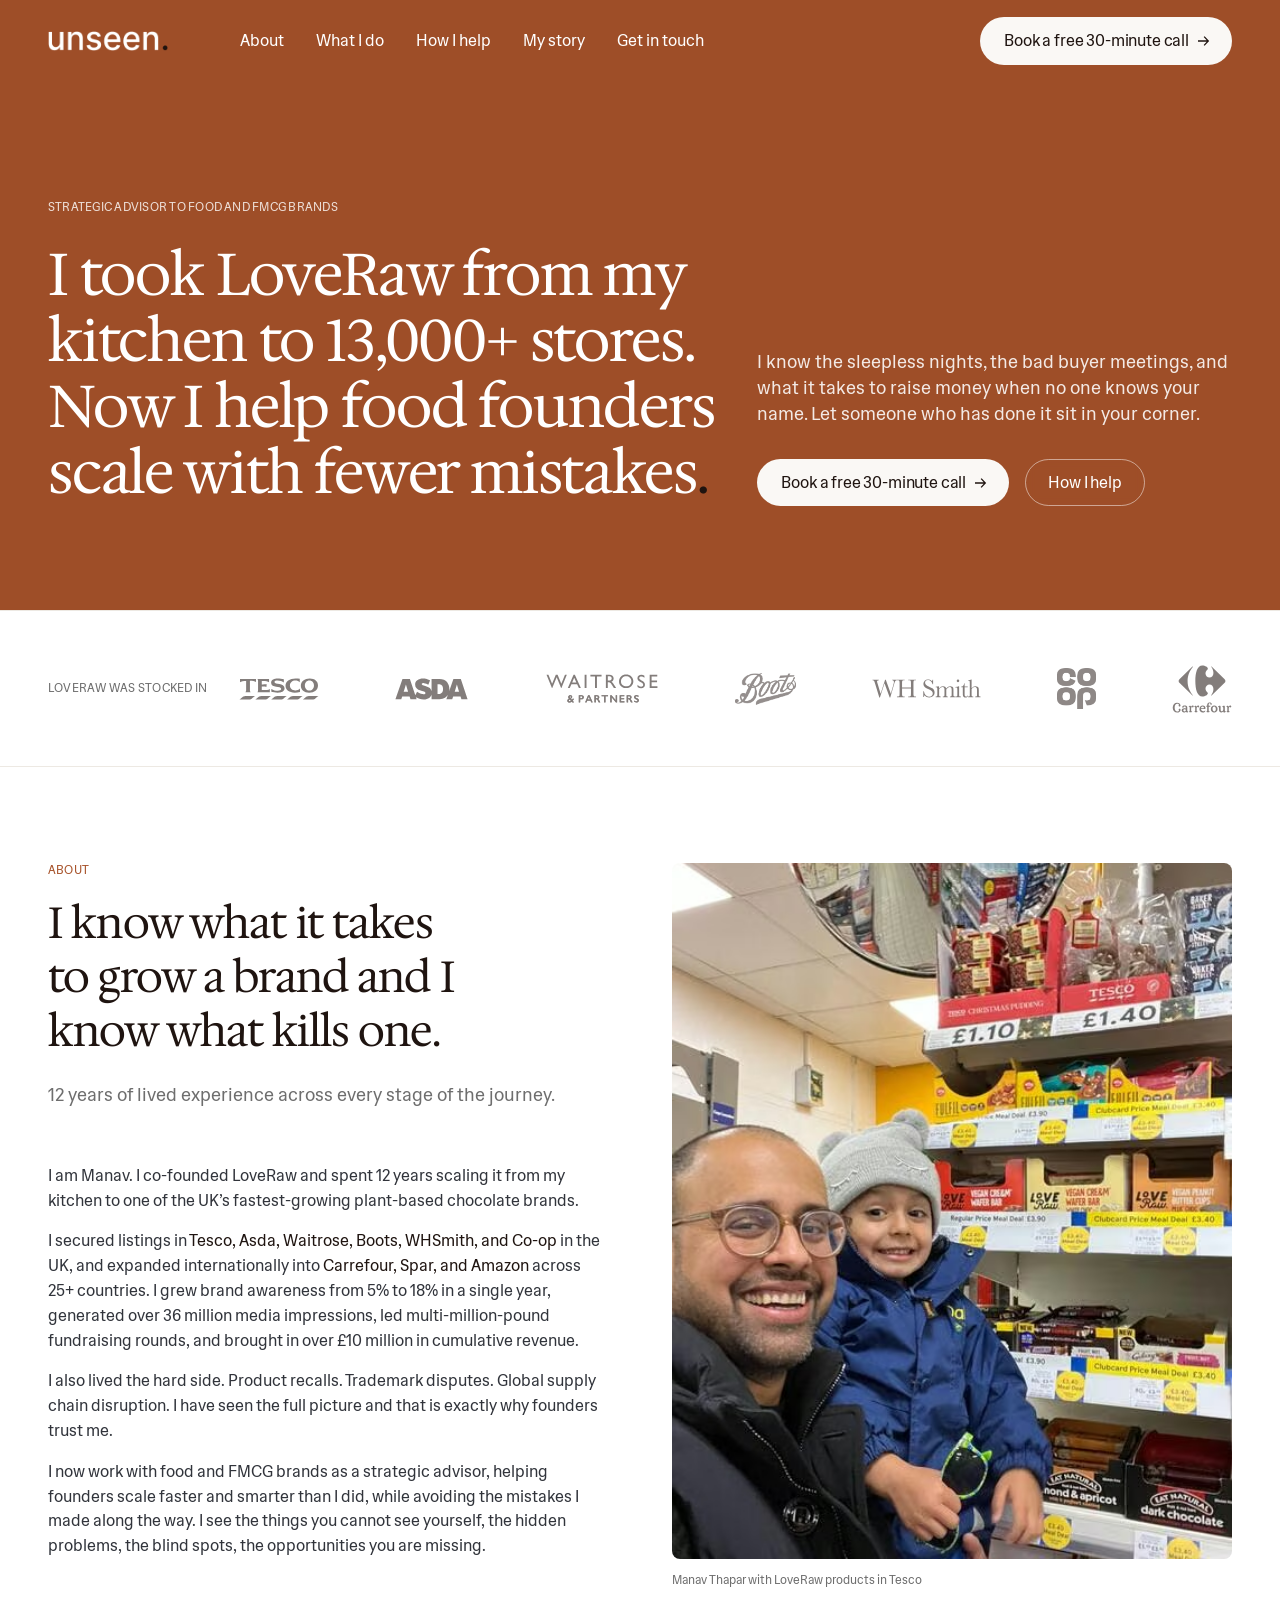
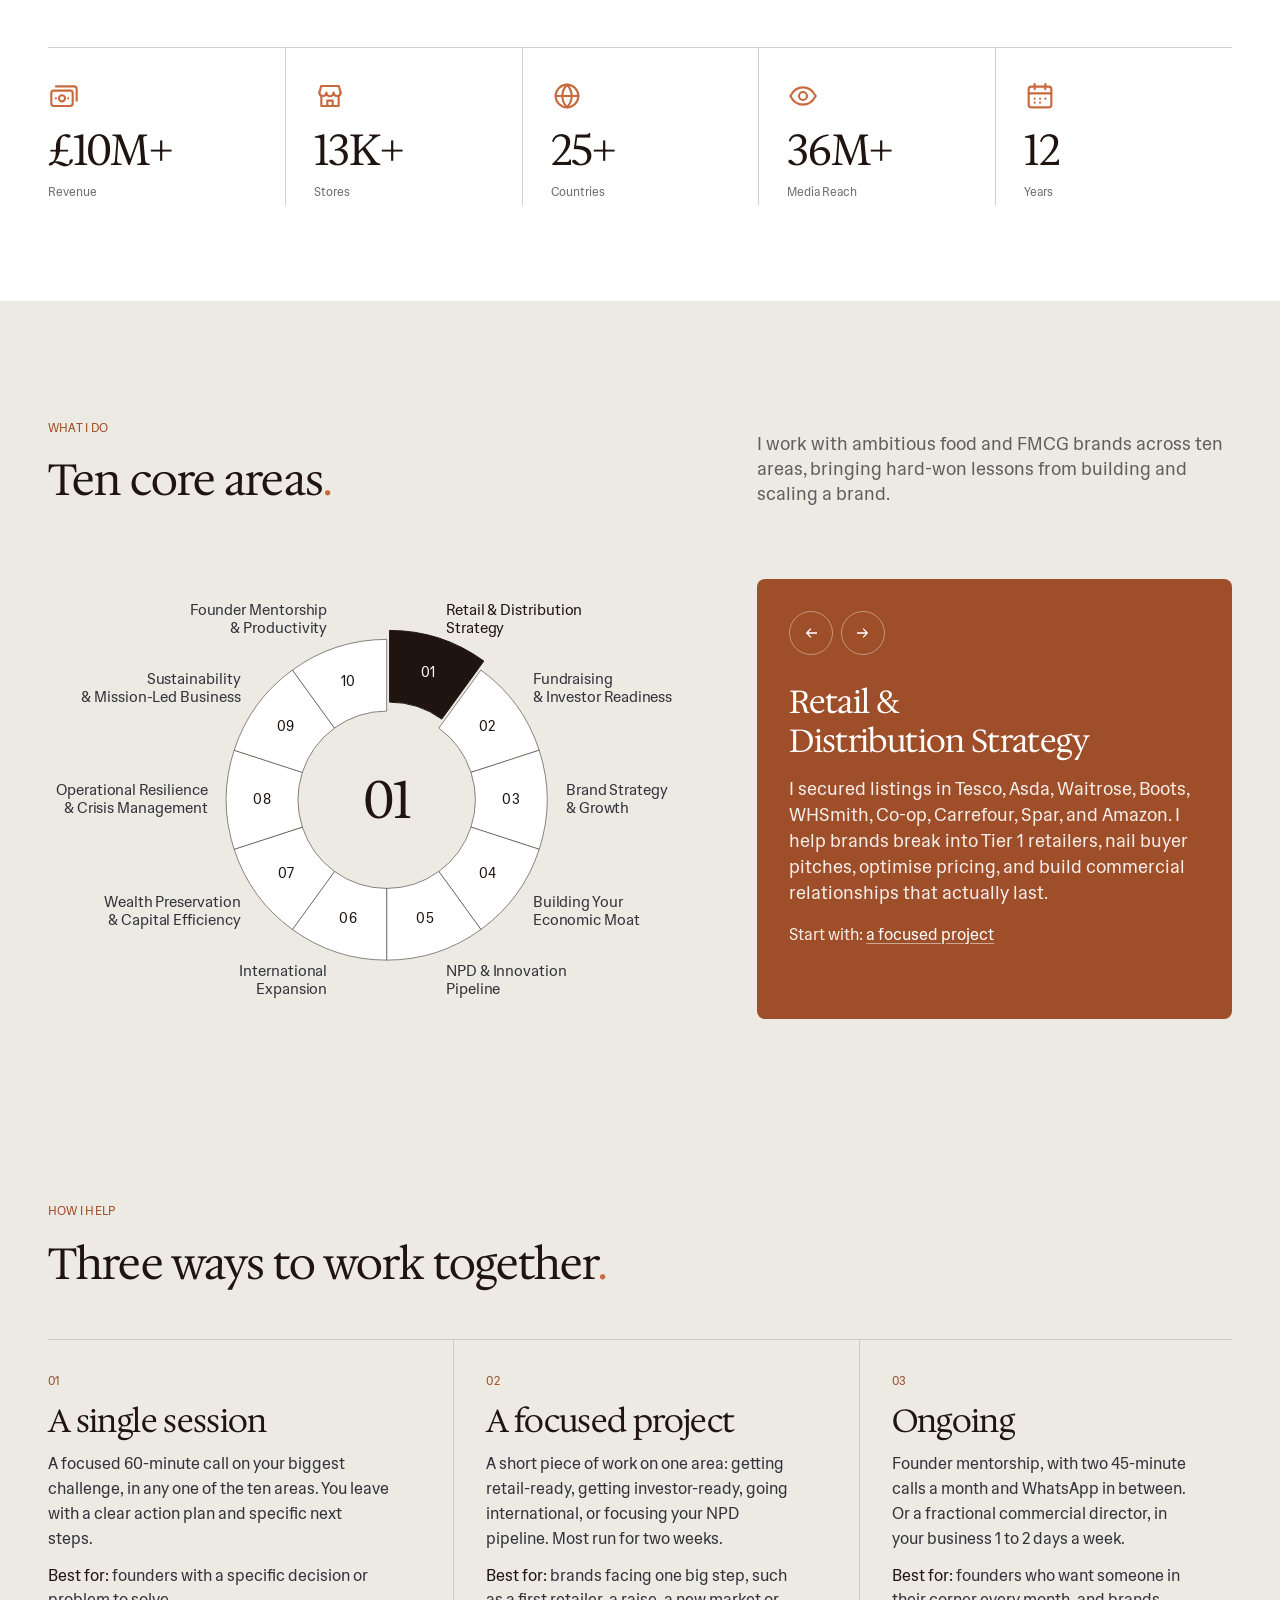
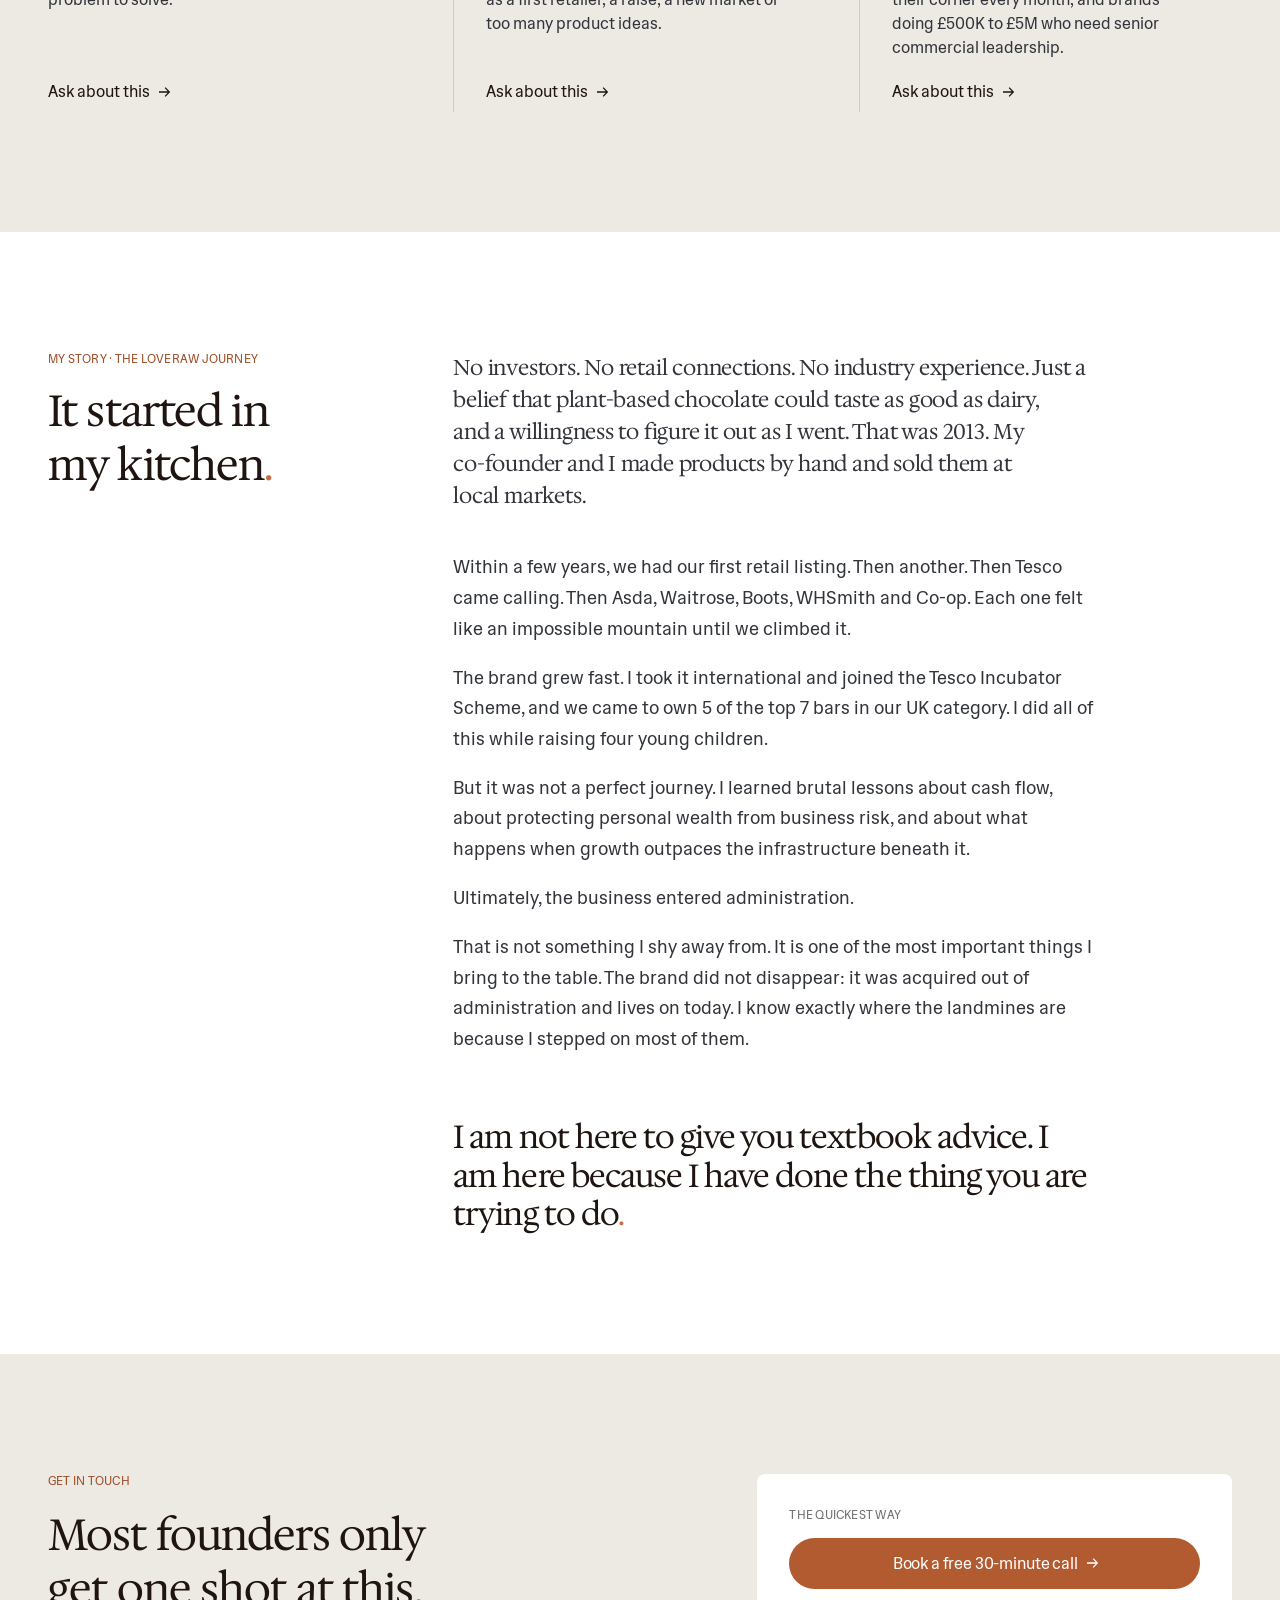
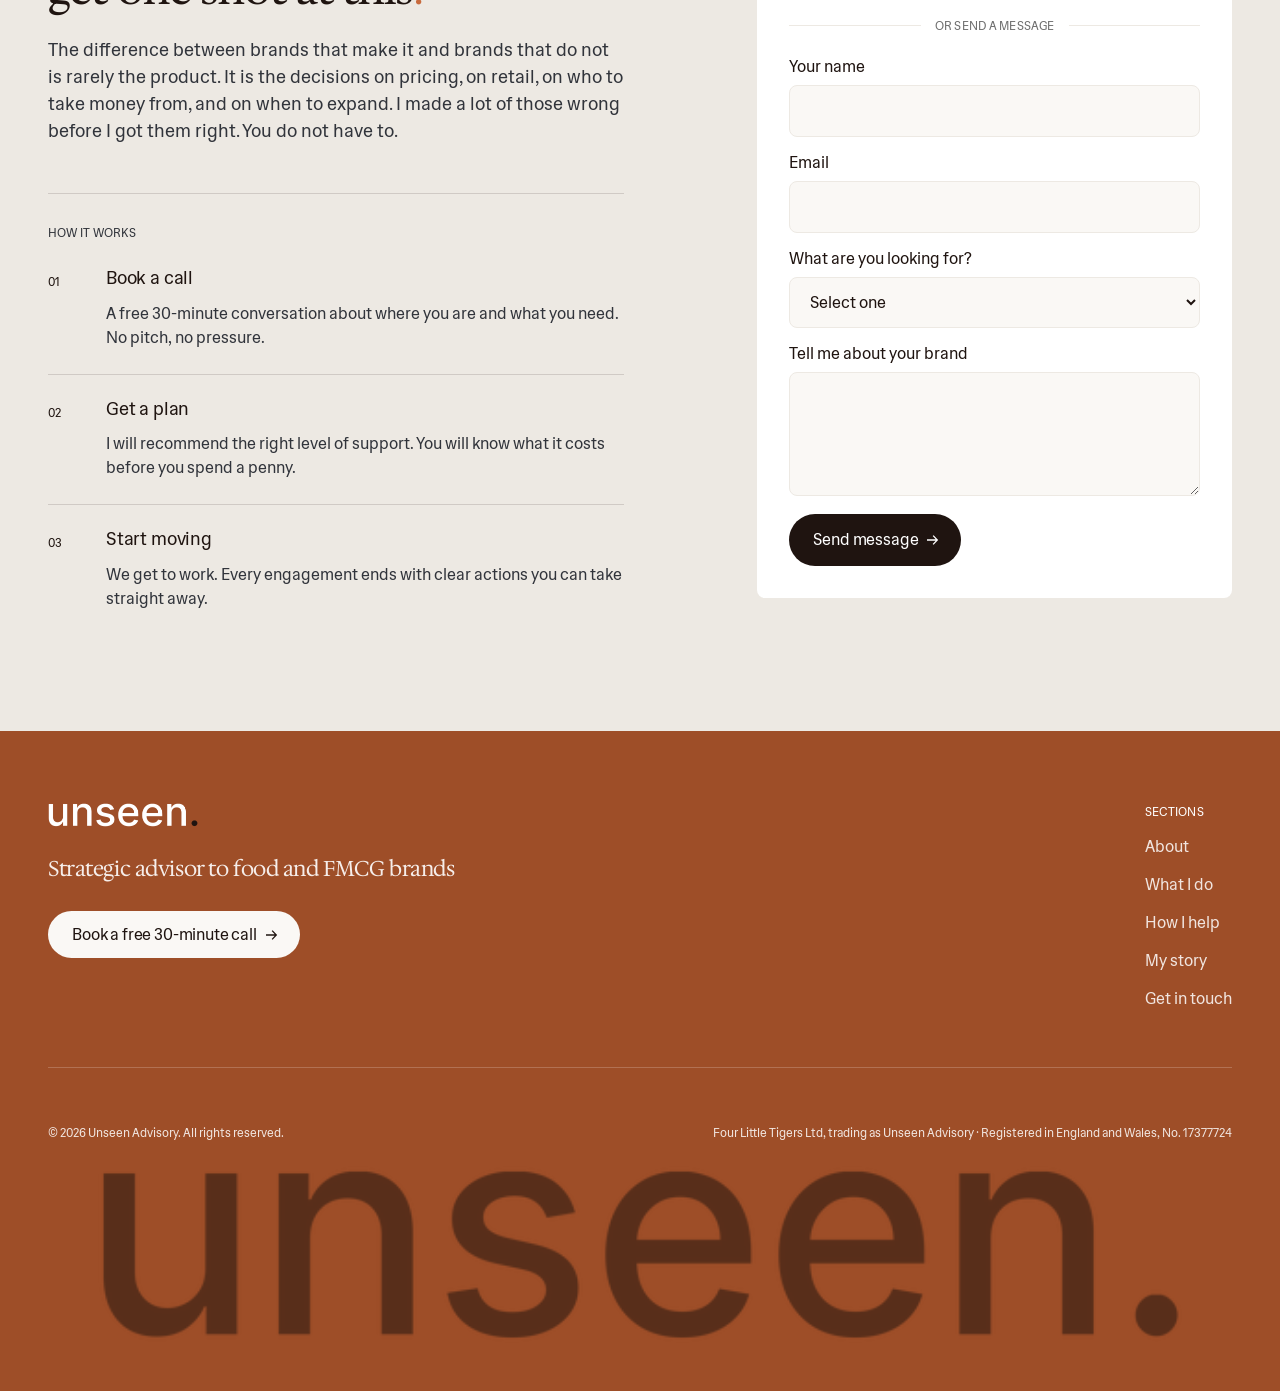
<file: index.html>
<!DOCTYPE html>
<html lang="en-GB">
<head>
<meta charset="utf-8">
<meta name="viewport" content="width=device-width, initial-scale=1">
<title>Unseen Advisory | Strategic advisor to food and FMCG brands</title>
<meta name="description" content="I took LoveRaw from my kitchen to 13,000+ stores. Now I help food founders scale with fewer mistakes.">
<meta property="og:title" content="Unseen Advisory | Strategic advisor to food and FMCG brands">
<meta property="og:description" content="I took LoveRaw from my kitchen to 13,000+ stores. Now I help food founders scale with fewer mistakes.">
<meta property="og:type" content="website">
<meta property="og:image" content="https://unseen-advisory.com/assets/img/og-unseen.jpg">
<meta property="og:image:width" content="1200">
<meta property="og:image:height" content="630">
<meta property="og:url" content="https://unseen-advisory.com/">
<link rel="canonical" href="https://unseen-advisory.com/">
<meta name="twitter:card" content="summary_large_image">
<meta name="theme-color" content="#1F1410">
<link rel="icon" href="data:image/svg+xml,%3Csvg xmlns='http://www.w3.org/2000/svg' viewBox='0 0 32 32'%3E%3Ccircle cx='16' cy='16' r='9' fill='%23C86A3D'/%3E%3C/svg%3E">
<link rel="preload" href="assets/fonts/hedvig-letters-serif-latin.woff2" as="font" type="font/woff2" crossorigin>
<link rel="preload" href="assets/fonts/hedvig-letters-sans-latin.woff2" as="font" type="font/woff2" crossorigin>
<link rel="stylesheet" href="css/site.css">
<link rel="stylesheet" href="css/sections.css">
<link rel="stylesheet" href="css/type-scale.css">
<link rel="stylesheet" href="css/after.css">
<script>document.documentElement.classList.add('js');</script>
</head>
<body>

<a class="skip" href="#main">Skip to content</a>

<svg width="0" height="0" style="position:absolute" aria-hidden="true">
  <symbol id="arr" viewBox="0 0 12 10"><path d="M6.6 9.861 5.667 8.889l3.011-3.195L0 5.69V4.31l8.678-.004L5.684 1.111 6.6.139 11.182 5z" fill="currentColor"/></symbol>
</svg>

<header class="nav" id="nav">
  <div class="nav__row">
    <a class="nav__logo" href="#top" aria-label="Unseen Advisory, home">
      <img class="logo-light" src="assets/img/unseen-wordmark-footer.png" alt="unseen." width="588" height="96">
      <img class="logo-dark" src="assets/img/unseen-wordmark.png" alt="" width="588" height="96">
    </a>
    <nav class="nav__links" aria-label="Primary">
      <a href="#about">About</a>
      <a href="#what-i-do">What I do</a>
      <a href="#how-i-help">How I help</a>
      <a href="#story">My story</a>
      <a href="#contact">Get in touch</a>
    </nav>
    <a class="btn btn--light nav__cta" href="https://calendly.com/manavthapar/30min?utm_source=unseen-advisory.com&utm_medium=website" target="_blank" rel="noopener"><span class="cta-long">Book a free 30-minute call</span><span class="cta-short">Book a call</span> <svg aria-hidden="true"><use href="#arr"/></svg></a>
    <button class="burger" type="button" aria-label="Open menu" aria-expanded="false" aria-controls="mobmenu"><span></span><span></span></button>
  </div>
</header>
<nav class="mobmenu" id="mobmenu" data-open="false" aria-label="Mobile">
  <a href="#about">About</a>
  <a href="#what-i-do">What I do</a>
  <a href="#how-i-help">How I help</a>
  <a href="#story">My story</a>
  <a href="#contact">Get in touch</a>
  <a class="btn btn--dark" href="https://calendly.com/manavthapar/30min?utm_source=unseen-advisory.com&utm_medium=website" target="_blank" rel="noopener">Book a free 30-minute call <svg aria-hidden="true"><use href="#arr"/></svg></a>
</nav>

<main id="main">

<header class="hero hero--ink hero--terracotta" id="top">
  <div class="hero__content">
    <div class="hero__left">
      <span class="eyebrow hero__eyebrow reveal">Strategic advisor to food and FMCG brands</span>
      <h1 class="reveal">I took LoveRaw from my kitchen to 13,000+ stores. Now I help food founders scale with fewer mistakes<span class="dot">.</span></h1>
    </div>
    <div class="hero__right reveal">
      <p>I know the sleepless nights, the bad buyer meetings, and what it takes to raise money when no one knows your name. Let someone who has done it sit in your corner.</p>
      <div class="hero__btns">
        <a class="btn btn--light" href="https://calendly.com/manavthapar/30min?utm_source=unseen-advisory.com&utm_medium=website" target="_blank" rel="noopener">Book a free 30-minute call <svg aria-hidden="true"><use href="#arr"/></svg></a>
        <a class="btn btn--ghost" href="#how-i-help">How I help</a>
      </div>
    </div>
  </div>
</header>

<section class="logos" aria-label="Retailers">
  <div class="logos__row reveal">
    <p class="logos__label">LoveRaw was stocked in</p>
    <ul class="logos__list">
      <li><span class="mark mark--tesco" role="img" aria-label="Tesco"></span></li>
      <li><span class="mark mark--asda" role="img" aria-label="Asda"></span></li>
      <li><span class="mark mark--waitrose" role="img" aria-label="Waitrose"></span></li>
      <li><span class="mark mark--boots" role="img" aria-label="Boots"></span></li>
      <li><span class="mark mark--whsmith" role="img" aria-label="WHSmith"></span></li>
      <li><span class="mark mark--co-op" role="img" aria-label="Co-op"></span></li>
      <li><span class="mark mark--carrefour" role="img" aria-label="Carrefour"></span></li>
    </ul>
  </div>
</section>

<section class="oa-block oa-a" id="about" aria-labelledby="about-a-h">
  <div class="wrap oa-a__grid">
    <div class="oa-a__copy">
      <div class="oa-head">
        <span class="eyebrow eyebrow--accent">About</span>
        <h2 class="h2" id="about-a-h">I know what it takes to grow a brand and I know what kills one.</h2>
        <p class="lead oa-lead">12 years of lived experience across every stage of the journey.</p>
      </div>
      <div class="oa-prose">
        <p>I am Manav. I co-founded LoveRaw and spent 12 years scaling it from my kitchen to one of the UK&rsquo;s fastest-growing plant-based chocolate brands.</p>
        <p>I secured listings in <strong>Tesco, Asda, Waitrose, Boots, WHSmith, and Co-op</strong> in the UK, and expanded internationally into <strong>Carrefour, Spar, and Amazon</strong> across 25+ countries. I grew brand awareness from 5% to 18% in a single year, generated over 36 million media impressions, led multi-million-pound fundraising rounds, and brought in over &pound;10 million in cumulative revenue.</p>
        <p>I also lived the hard side. Product recalls. Trademark disputes. Global supply chain disruption. I have seen the full picture and that is exactly why founders trust me.</p>
        <p>I now work with food and FMCG brands as a strategic advisor, helping founders scale faster and smarter than I did, while avoiding the mistakes I made along the way. I see the things you cannot see yourself, the hidden problems, the blind spots, the opportunities you are missing.</p>
      </div>
    </div>
    <figure class="oa-photo oa-a__photo">
      <picture>
          <source srcset="assets/img/hero-tesco.avif" type="image/avif">
          <source srcset="assets/img/hero-tesco.webp" type="image/webp">
          <img src="assets/img/hero-tesco.jpg" alt="" width="500" height="667" loading="lazy" decoding="async">
        </picture>
      <figcaption>Manav Thapar with LoveRaw products in Tesco</figcaption>
    </figure>
    <dl class="oa-a__figs">
      <div class="oa-a__fig">
        <dt class="oa-a__label">Revenue</dt>
        <dd class="oa-a__val"><svg class="oa-ico" viewBox="0 0 24 24" fill="none" stroke="currentColor" stroke-width="1.6" stroke-linecap="round" stroke-linejoin="round" aria-hidden="true" focusable="false"><rect x="2.5" y="8" width="16" height="11.5" rx="1.8"/><path d="M6 4.8h13.5a2 2 0 0 1 2 2v8.7"/><circle cx="10.5" cy="13.75" r="2.3"/><path d="M5.9 13.75h.01M15.1 13.75h.01"/></svg><span class="oa-a__num">&pound;10M+</span></dd>
      </div>
      <div class="oa-a__fig">
        <dt class="oa-a__label">Stores</dt>
        <dd class="oa-a__val"><svg class="oa-ico" viewBox="0 0 24 24" fill="none" stroke="currentColor" stroke-width="1.6" stroke-linecap="round" stroke-linejoin="round" aria-hidden="true" focusable="false"><path d="M4 9.5 5.4 4.5h13.2L20 9.5"/><path d="M4 9.5a2.67 2.67 0 0 0 5.33 0 2.67 2.67 0 0 0 5.34 0 2.67 2.67 0 0 0 5.33 0"/><path d="M5.5 12.4v7.1h13v-7.1"/><path d="M10 19.5v-4h4v4"/></svg><span class="oa-a__num">13K+</span></dd>
      </div>
      <div class="oa-a__fig">
        <dt class="oa-a__label">Countries</dt>
        <dd class="oa-a__val"><svg class="oa-ico" viewBox="0 0 24 24" fill="none" stroke="currentColor" stroke-width="1.6" stroke-linecap="round" stroke-linejoin="round" aria-hidden="true" focusable="false"><circle cx="12" cy="12" r="8.5"/><path d="M3.5 12h17"/><path d="M12 3.5c2.3 2.4 3.5 5.2 3.5 8.5s-1.2 6.1-3.5 8.5c-2.3-2.4-3.5-5.2-3.5-8.5s1.2-6.1 3.5-8.5z"/></svg><span class="oa-a__num">25+</span></dd>
      </div>
      <div class="oa-a__fig">
        <dt class="oa-a__label">Media Reach</dt>
        <dd class="oa-a__val"><svg class="oa-ico" viewBox="0 0 24 24" fill="none" stroke="currentColor" stroke-width="1.6" stroke-linecap="round" stroke-linejoin="round" aria-hidden="true" focusable="false"><path d="M2.5 12C4.6 8 8 5.5 12 5.5s7.4 2.5 9.5 6.5c-2.1 4-5.5 6.5-9.5 6.5S4.6 16 2.5 12z"/><circle cx="12" cy="12" r="3"/></svg><span class="oa-a__num">36M+</span></dd>
      </div>
      <div class="oa-a__fig">
        <dt class="oa-a__label">Years</dt>
        <dd class="oa-a__val"><svg class="oa-ico" viewBox="0 0 24 24" fill="none" stroke="currentColor" stroke-width="1.6" stroke-linecap="round" stroke-linejoin="round" aria-hidden="true" focusable="false"><rect x="3.5" y="5" width="17" height="15.5" rx="2"/><path d="M3.5 10h17"/><path d="M8 3v4M16 3v4"/><path d="M8 14h.01M12 14h.01M16 14h.01M8 17h.01M12 17h.01"/></svg><span class="oa-a__num">12</span></dd>
      </div>
    </dl>
  </div>
</section>

<section class="ob-block ob-wheel" id="what-i-do" data-ob-wheel aria-labelledby="areas-d-h">
  <div class="wrap shead ob-shead">
    <div class="shead__title">
      <span class="eyebrow eyebrow--accent">What I do</span>
      <h2 class="h2" id="areas-d-h">Ten core areas<span class="dot">.</span></h2>
    </div>
    <div class="shead__lead"><p class="lead">I work with ambitious food and FMCG brands across ten areas, bringing hard-won lessons from building and scaling a brand.</p></div>
  </div>
  <div class="wrap ob-wheel__stage">
    <div class="ob-wheel__dial">
      <svg class="ob-wheel__svg" viewBox="-359 -216 718 432" role="group" aria-label="The ten core areas as a wheel">
        <g class="ob-wheel__segs">
          <a class="ob-wheel__seg" href="#ob-d-01" data-i="0" aria-label="01 Retail &amp; Distribution Strategy" style="--ob-dx:3.1px;--ob-dy:-9.5px">
            <g class="ob-wheel__wedge"><path class="ob-wheel__arc" d="M0 -170A170 170 0 0 1 99.9 -137.5L55.3 -76A94 94 0 0 0 0 -94Z"/><text class="ob-wheel__n" x="40.8" y="-120.5" text-anchor="middle">01</text></g>
            <text class="ob-wheel__lab" text-anchor="start"><tspan x="62.9" y="-196.3">Retail &amp; Distribution</tspan><tspan x="62.9" y="-177.3">Strategy</tspan></text>
          </a>
          <a class="ob-wheel__seg" href="#ob-d-02" data-i="1" aria-label="02 Fundraising &amp; Investor Readiness" style="--ob-dx:8.1px;--ob-dy:-5.9px">
            <g class="ob-wheel__wedge"><path class="ob-wheel__arc" d="M99.9 -137.5A170 170 0 0 1 161.7 -52.5L89.4 -29A94 94 0 0 0 55.3 -76Z"/><text class="ob-wheel__n" x="106.8" y="-72.6" text-anchor="middle">02</text></g>
            <text class="ob-wheel__lab" text-anchor="start"><tspan x="154.9" y="-123.1">Fundraising</tspan><tspan x="154.9" y="-104.1">&amp; Investor Readiness</tspan></text>
          </a>
          <a class="ob-wheel__seg" href="#ob-d-03" data-i="2" aria-label="03 Brand Strategy &amp; Growth" style="--ob-dx:10px;--ob-dy:0px">
            <g class="ob-wheel__wedge"><path class="ob-wheel__arc" d="M161.7 -52.5A170 170 0 0 1 161.7 52.5L89.4 29A94 94 0 0 0 89.4 -29Z"/><text class="ob-wheel__n" x="132" y="5" text-anchor="middle">03</text></g>
            <text class="ob-wheel__lab" text-anchor="start"><tspan x="190" y="-4.7">Brand Strategy</tspan><tspan x="190" y="14.3">&amp; Growth</tspan></text>
          </a>
          <a class="ob-wheel__seg" href="#ob-d-04" data-i="3" aria-label="04 Building Your Economic Moat" style="--ob-dx:8.1px;--ob-dy:5.9px">
            <g class="ob-wheel__wedge"><path class="ob-wheel__arc" d="M161.7 52.5A170 170 0 0 1 99.9 137.5L55.3 76A94 94 0 0 0 89.4 29Z"/><text class="ob-wheel__n" x="106.8" y="82.6" text-anchor="middle">04</text></g>
            <text class="ob-wheel__lab" text-anchor="start"><tspan x="154.9" y="113.7">Building Your</tspan><tspan x="154.9" y="132.7">Economic Moat</tspan></text>
          </a>
          <a class="ob-wheel__seg" href="#ob-d-05" data-i="4" aria-label="05 NPD &amp; Innovation Pipeline" style="--ob-dx:3.1px;--ob-dy:9.5px">
            <g class="ob-wheel__wedge"><path class="ob-wheel__arc" d="M99.9 137.5A170 170 0 0 1 0 170L0 94A94 94 0 0 0 55.3 76Z"/><text class="ob-wheel__n" x="40.8" y="130.5" text-anchor="middle">05</text></g>
            <text class="ob-wheel__lab" text-anchor="start"><tspan x="62.9" y="186.9">NPD &amp; Innovation</tspan><tspan x="62.9" y="205.9">Pipeline</tspan></text>
          </a>
          <a class="ob-wheel__seg" href="#ob-d-06" data-i="5" aria-label="06 International Expansion" style="--ob-dx:-3.1px;--ob-dy:9.5px">
            <g class="ob-wheel__wedge"><path class="ob-wheel__arc" d="M0 170A170 170 0 0 1 -99.9 137.5L-55.3 76A94 94 0 0 0 0 94Z"/><text class="ob-wheel__n" x="-40.8" y="130.5" text-anchor="middle">06</text></g>
            <text class="ob-wheel__lab" text-anchor="end"><tspan x="-62.9" y="186.9">International</tspan><tspan x="-62.9" y="205.9">Expansion</tspan></text>
          </a>
          <a class="ob-wheel__seg" href="#ob-d-07" data-i="6" aria-label="07 Wealth Preservation &amp; Capital Efficiency" style="--ob-dx:-8.1px;--ob-dy:5.9px">
            <g class="ob-wheel__wedge"><path class="ob-wheel__arc" d="M-99.9 137.5A170 170 0 0 1 -161.7 52.5L-89.4 29A94 94 0 0 0 -55.3 76Z"/><text class="ob-wheel__n" x="-106.8" y="82.6" text-anchor="middle">07</text></g>
            <text class="ob-wheel__lab" text-anchor="end"><tspan x="-154.9" y="113.7">Wealth Preservation</tspan><tspan x="-154.9" y="132.7">&amp; Capital Efficiency</tspan></text>
          </a>
          <a class="ob-wheel__seg" href="#ob-d-08" data-i="7" aria-label="08 Operational Resilience &amp; Crisis Management" style="--ob-dx:-10px;--ob-dy:0px">
            <g class="ob-wheel__wedge"><path class="ob-wheel__arc" d="M-161.7 52.5A170 170 0 0 1 -161.7 -52.5L-89.4 -29A94 94 0 0 0 -89.4 29Z"/><text class="ob-wheel__n" x="-132" y="5" text-anchor="middle">08</text></g>
            <text class="ob-wheel__lab" text-anchor="end"><tspan x="-190" y="-4.7">Operational Resilience</tspan><tspan x="-190" y="14.3">&amp; Crisis Management</tspan></text>
          </a>
          <a class="ob-wheel__seg" href="#ob-d-09" data-i="8" aria-label="09 Sustainability &amp; Mission-Led Business" style="--ob-dx:-8.1px;--ob-dy:-5.9px">
            <g class="ob-wheel__wedge"><path class="ob-wheel__arc" d="M-161.7 -52.5A170 170 0 0 1 -99.9 -137.5L-55.3 -76A94 94 0 0 0 -89.4 -29Z"/><text class="ob-wheel__n" x="-106.8" y="-72.6" text-anchor="middle">09</text></g>
            <text class="ob-wheel__lab" text-anchor="end"><tspan x="-154.9" y="-123.1">Sustainability</tspan><tspan x="-154.9" y="-104.1">&amp; Mission-Led Business</tspan></text>
          </a>
          <a class="ob-wheel__seg" href="#ob-d-10" data-i="9" aria-label="10 Founder Mentorship &amp; Productivity" style="--ob-dx:-3.1px;--ob-dy:-9.5px">
            <g class="ob-wheel__wedge"><path class="ob-wheel__arc" d="M-99.9 -137.5A170 170 0 0 1 0 -170L0 -94A94 94 0 0 0 -55.3 -76Z"/><text class="ob-wheel__n" x="-40.8" y="-120.5" text-anchor="middle">10</text></g>
            <text class="ob-wheel__lab" text-anchor="end"><tspan x="-62.9" y="-196.3">Founder Mentorship</tspan><tspan x="-62.9" y="-177.3">&amp; Productivity</tspan></text>
          </a>
        </g>
        <g class="ob-wheel__hub" aria-hidden="true">
          <text class="ob-wheel__hubnum" x="0" y="19" text-anchor="middle">01</text>
        </g>
      </svg>
    </div>
    <div class="ob-wheel__panel">
      <div class="ob-wheel__nav" hidden>
        <button class="ob-wheel__btn ob-wheel__btn--prev" type="button" aria-label="Previous area"><svg aria-hidden="true"><use href="#arr"/></svg></button>
        <button class="ob-wheel__btn ob-wheel__btn--next" type="button" aria-label="Next area"><svg aria-hidden="true"><use href="#arr"/></svg></button>
      </div>
      <ol class="ob-wheel__list">
      <li class="ob-wheel__item" id="ob-d-01">
        <span class="ob-wheel__idx">01 <span class="ob-wheel__of">/ 10</span></span>
        <div class="ob-wheel__text"><h3 class="ob-wheel__title">Retail &amp; Distribution Strategy</h3><p>I secured listings in Tesco, Asda, Waitrose, Boots, WHSmith, Co-op, Carrefour, Spar, and Amazon. I help brands break into Tier 1 retailers, nail buyer pitches, optimise pricing, and build commercial relationships that actually last.</p><p class="ob-wheel__start">Start with: <a href="#tier-project">a focused project</a></p></div>
      </li>
      <li class="ob-wheel__item" id="ob-d-02">
        <span class="ob-wheel__idx">02 <span class="ob-wheel__of">/ 10</span></span>
        <div class="ob-wheel__text"><h3 class="ob-wheel__title">Fundraising &amp; Investor Readiness</h3><p>I led multi-million-pound fundraising rounds and sat across the table from angels, VCs, and PE firms. I help founders build investor narratives, sharpen financial models, target the right investors, and prepare for due diligence.</p><p class="ob-wheel__start">Start with: <a href="#tier-project">a focused project</a></p></div>
      </li>
      <li class="ob-wheel__item" id="ob-d-03">
        <span class="ob-wheel__idx">03 <span class="ob-wheel__of">/ 10</span></span>
        <div class="ob-wheel__text"><h3 class="ob-wheel__title">Brand Strategy &amp; Growth</h3><p>I grew LoveRaw&rsquo;s awareness from 5% to 18% in one year, generated 36M+ media impressions, and built a brand that owned 5 of the top 7 bars in its category. I help founders sharpen messaging, build community, and create brand love that converts.</p><p class="ob-wheel__start">Start with: <a href="#tier-session">a single session</a></p></div>
      </li>
      <li class="ob-wheel__item" id="ob-d-04">
        <span class="ob-wheel__idx">04 <span class="ob-wheel__of">/ 10</span></span>
        <div class="ob-wheel__text"><h3 class="ob-wheel__title">Building Your Economic Moat</h3><p>Scaling is one thing. Making your business defensible is another. I help founders build structural advantages: category ownership, IP protection, supply chain exclusivity, and brand loyalty that compounds over time.</p><p class="ob-wheel__start">Start with: <a href="#tier-session">a single session</a></p></div>
      </li>
      <li class="ob-wheel__item" id="ob-d-05">
        <span class="ob-wheel__idx">05 <span class="ob-wheel__of">/ 10</span></span>
        <div class="ob-wheel__text"><h3 class="ob-wheel__title">NPD &amp; Innovation Pipeline</h3><p>I built a 3-year innovation pipeline and developed SKUs that led their segments in taste and performance. I help brands choose which products to back, validate them fast, and position them for both retailers and consumers.</p><p class="ob-wheel__start">Start with: <a href="#tier-project">a focused project</a></p></div>
      </li>
      <li class="ob-wheel__item" id="ob-d-06">
        <span class="ob-wheel__idx">06 <span class="ob-wheel__of">/ 10</span></span>
        <div class="ob-wheel__text"><h3 class="ob-wheel__title">International Expansion</h3><p>I expanded LoveRaw into 25+ countries, secured a worldwide distribution agreement with Spar, and recruited international GMs. I help brands grow their global footprint without diluting focus or product-market fit.</p><p class="ob-wheel__start">Start with: <a href="#tier-project">a focused project</a></p></div>
      </li>
      <li class="ob-wheel__item" id="ob-d-07">
        <span class="ob-wheel__idx">07 <span class="ob-wheel__of">/ 10</span></span>
        <div class="ob-wheel__text"><h3 class="ob-wheel__title">Wealth Preservation &amp; Capital Efficiency</h3><p>I increased gross margins through smart cost-cutting and pricing, and I learned the hard way what happens when founders do not separate personal wealth from business risk. I help founders build financial resilience alongside growth.</p><p class="ob-wheel__start">Start with: <a href="#tier-session">a single session</a></p></div>
      </li>
      <li class="ob-wheel__item" id="ob-d-08">
        <span class="ob-wheel__idx">08 <span class="ob-wheel__of">/ 10</span></span>
        <div class="ob-wheel__text"><h3 class="ob-wheel__title">Operational Resilience &amp; Crisis Management</h3><p>Product recalls. Trademark disputes. Global supply chain disruption. Administration. I have navigated all of it. I help founders create contingency plans, build supply chain resilience, and make sharp decisions under pressure.</p><p class="ob-wheel__start">Start with: <a href="#tier-session">a single session</a></p></div>
      </li>
      <li class="ob-wheel__item" id="ob-d-09">
        <span class="ob-wheel__idx">09 <span class="ob-wheel__of">/ 10</span></span>
        <div class="ob-wheel__text"><h3 class="ob-wheel__title">Sustainability &amp; Mission-Led Business</h3><p>I achieved 41% lower emissions versus dairy chocolate, developed a clean-label ethical product range, and embedded ESG into product, brand, and team values. I help brands build purpose into operations. No greenwashing, just smart sustainability.</p><p class="ob-wheel__start">Start with: <a href="#tier-session">a single session</a></p></div>
      </li>
      <li class="ob-wheel__item" id="ob-d-10">
        <span class="ob-wheel__idx">10 <span class="ob-wheel__of">/ 10</span></span>
        <div class="ob-wheel__text"><h3 class="ob-wheel__title">Founder Mentorship &amp; Productivity</h3><p>I grew a global brand while raising four young children. I have navigated overwhelm, identity shifts, and the pressure of being the person everyone depends on. I mentor founders with practical tools for time, energy, and decision-making.</p><p class="ob-wheel__start">Start with: <a href="#tier-ongoing">ongoing</a></p></div>
      </li>
      </ol>
    </div>
  </div>
    <div class="wrap ways ways--three" id="how-i-help">
    <div class="ways__head">
      <span class="eyebrow eyebrow--accent">How I help</span>
      <h3 class="ways__title">Three ways to work together<span class="dot">.</span></h3>
    </div>
    <ol class="three">
      <li class="three__item" id="tier-session">
        <span class="three__n" aria-hidden="true">01</span>
        <h4 class="three__name">A single session</h4>
        <p class="three__desc">A focused 60-minute call on your biggest challenge, in any one of the ten areas. You leave with a clear action plan and specific next steps.</p>
        <p class="three__best"><b>Best for:</b> founders with a specific decision or problem to solve.</p>
        <a class="link" href="#contact" data-service="A single session">Ask about this <svg aria-hidden="true"><use href="#arr"/></svg></a>
      </li>
      <li class="three__item" id="tier-project">
        <span class="three__n" aria-hidden="true">02</span>
        <h4 class="three__name">A focused project</h4>
        <p class="three__desc">A short piece of work on one area: getting retail-ready, getting investor-ready, going international, or focusing your NPD pipeline. Most run for two weeks.</p>
        <p class="three__best"><b>Best for:</b> brands facing one big step, such as a first retailer, a raise, a new market or too many product ideas.</p>
        <a class="link" href="#contact" data-service="A focused project">Ask about this <svg aria-hidden="true"><use href="#arr"/></svg></a>
      </li>
      <li class="three__item" id="tier-ongoing">
        <span class="three__n" aria-hidden="true">03</span>
        <h4 class="three__name">Ongoing</h4>
        <p class="three__desc">Founder mentorship, with two 45-minute calls a month and WhatsApp in between. Or a fractional commercial director, in your business 1 to 2 days a week.</p>
        <p class="three__best"><b>Best for:</b> founders who want someone in their corner every month, and brands doing &pound;500K to &pound;5M who need senior commercial leadership.</p>
        <a class="link" href="#contact" data-service="Ongoing">Ask about this <svg aria-hidden="true"><use href="#arr"/></svg></a>
      </li>
    </ol>
  </div>
</section>

<section class="oc-block" id="story">
  <div class="oc-b">
    <article class="wrap oc-b__grid">
      <header class="oc-b__head reveal">
        <span class="eyebrow eyebrow--accent">My story &middot; The LoveRaw journey</span>
        <h2 class="h2">It started in my kitchen<span class="dot">.</span></h2>
      </header>
      <div class="oc-b__body">
        <p class="oc-b__open reveal">No investors. No retail connections. No industry experience. Just a belief that <span class="oc-nb">plant-based</span> chocolate could taste as good as dairy, and a willingness to figure it out as I went. That was 2013. My <span class="oc-nb">co-founder</span> and I made products by hand and sold them at local markets.</p>
        <div class="oc-b__prose">
          <p class="reveal">Within a few years, we had our first retail listing. Then another. Then Tesco came calling. Then Asda, Waitrose, Boots, WHSmith and <span class="oc-nb">Co-op</span>. Each one felt like an impossible mountain until we climbed it.</p>
          <p class="reveal">The brand grew fast. I took it international and joined the Tesco Incubator Scheme, and we came to own 5 of the top 7 bars in our UK category. I did all of this while raising four young children.</p>
          <p class="reveal">But it was not a perfect journey. I learned brutal lessons about cash flow, about protecting personal wealth from business risk, and about what happens when growth outpaces the infrastructure beneath it.</p>
          <p class="reveal">Ultimately, the business entered administration.</p>
          <p class="reveal">That is not something I shy away from. It is one of the most important things I bring to the table. The brand did not disappear: it was acquired out of administration and lives on today. I know exactly where the landmines are because I stepped on most of them.</p>
        </div>
        <footer class="oc-b__end reveal">
          <p class="oc-b__payoff">I am not here to give you textbook advice. I am here because I have done the thing you are trying to do<span class="dot">.</span></p>
        </footer>
      </div>
    </article>
  </div>
</section>

<section class="contact contact--beige" id="contact">
  <div class="wrap contact__grid">
    <div class="panel__copy">
      <span class="eyebrow">Get in touch</span>
      <h2 class="h2">Most founders only get one shot at this<span class="dot">.</span></h2>
      <p>The difference between brands that make it and brands that do not is rarely the product. It is the decisions on pricing, on retail, on who to take money from, and on when to expand. I made a lot of those wrong before I got them right. You do not have to.</p>
    </div>
    <div class="panel__form">
      <p class="book__kicker">The quickest way</p>
      <a class="btn btn--accent book__btn" href="https://calendly.com/manavthapar/30min?utm_source=unseen-advisory.com&utm_medium=website" target="_blank" rel="noopener">Book a free 30-minute call <svg aria-hidden="true"><use href="#arr"/></svg></a>
      <p class="book__or"><span>or send a message</span></p>
      <form id="contactForm" method="post" action="" novalidate>
        <div class="form__fields">
          <div class="field"><label for="f-name">Your name</label><input id="f-name" name="name" type="text" autocomplete="name" required></div>
          <div class="field"><label for="f-email">Email</label><input id="f-email" name="email" type="email" autocomplete="email" required></div>
          <div class="field"><label for="f-service">What are you looking for?</label>
            <select id="f-service" name="service">
              <option value="">Select one</option>
              <option>A single session</option>
              <option>A focused project</option>
              <option>Ongoing</option>
              <option>Something else</option>
            </select>
          </div>
          <div class="field"><label for="f-message">Tell me about your brand</label><textarea id="f-message" name="message" rows="4"></textarea></div>
          <label class="honey" aria-hidden="true">Leave this empty <input type="text" name="_gotcha" tabindex="-1" autocomplete="off"></label>
          <p class="form__error" role="alert" hidden></p>
          <button class="btn btn--dark form__submit" type="submit">Send message <svg aria-hidden="true"><use href="#arr"/></svg></button>
        </div>
        <div class="form__done" role="status" tabindex="-1">
          <p class="form__done-sent" hidden><strong>Thank you for getting in touch.</strong> I will get back to you within 24 hours.</p>
          <p class="form__done-alt"><strong>Thank you.</strong> The quickest way to reach me is a <a href="https://calendly.com/manavthapar/30min?utm_source=unseen-advisory.com&utm_medium=website" target="_blank" rel="noopener">free 30-minute call, booked directly</a>.</p>
        </div>
      </form>
    </div>
    <div class="hiw" id="how-it-works">
      <h3 class="eyebrow">How it works</h3>
      <ol class="steps">
        <li class="step"><span class="step__idx" aria-hidden="true">01</span><div class="step__text"><h4>Book a call</h4><p>A free 30-minute conversation about where you are and what you need. No pitch, no pressure.</p></div></li>
        <li class="step"><span class="step__idx" aria-hidden="true">02</span><div class="step__text"><h4>Get a plan</h4><p>I will recommend the right level of support. You will know what it costs before you spend a penny.</p></div></li>
        <li class="step"><span class="step__idx" aria-hidden="true">03</span><div class="step__text"><h4>Start moving</h4><p>We get to work. Every engagement ends with clear actions you can take straight away.</p></div></li>
      </ol>
    </div>
  </div>
</section>

</main>

<footer class="footer">
  <div class="footer__inner">
    <div class="footer__top">
      <div class="footer__brand">
        <img src="assets/img/unseen-wordmark-footer.png" alt="unseen." width="588" height="96" loading="lazy">
        <p class="footer__tagline">Strategic advisor to food and FMCG brands</p>
        <a class="btn btn--light" href="https://calendly.com/manavthapar/30min?utm_source=unseen-advisory.com&utm_medium=website" target="_blank" rel="noopener">Book a free 30-minute call <svg aria-hidden="true"><use href="#arr"/></svg></a>
      </div>
      <div class="footer__cols">
        <nav class="footer__col" aria-label="Footer">
          <h2>Sections</h2>
          <a href="#about">About</a>
          <a href="#what-i-do">What I do</a>
          <a href="#how-i-help">How I help</a>
          <a href="#story">My story</a>
          <a href="#contact">Get in touch</a>
        </nav>
      </div>
    </div>
    <div class="footer__rule"></div>
    <div class="footer__bottom">
      <p>&copy; 2026 Unseen Advisory. All rights reserved.</p>
      <p>Four Little Tigers Ltd, trading as Unseen Advisory &middot; Registered in England and Wales, No. 17377724</p>
    </div>
  </div>
  <div class="footer__arch" aria-hidden="true"><span></span></div>
</footer>

<script src="js/site.js" defer></script>
<script src="js/areas-wheel.js" defer></script>
</body>
</html>
</file>
<file: css/site.css>
@font-face{font-family:"Hedvig Letters Serif";font-style:normal;font-weight:400;font-display:swap;src:url(../assets/fonts/hedvig-letters-serif-latin.woff2) format("woff2")}@font-face{font-family:Hedvig Letters Sans;font-style:normal;font-weight:400;font-display:swap;src:url(../assets/fonts/hedvig-letters-sans-latin.woff2) format("woff2")}@font-face{font-family:"Hedvig Serif Fallback";src:local("Times New Roman");ascent-override:89.19%;descent-override:27.98%;line-gap-override:0%;size-adjust:114.37%}@font-face{font-family:Hedvig Sans Fallback;src:local("Arial");ascent-override:99.59%;descent-override:31.25%;line-gap-override:0%;size-adjust:102.42%}:root{--white: #FFFFFF;--cream: #FAF8F5;--beige: #EDE9E3;--chip: #E5D9C3;--ink: #1F1410;--body: #31343B;--muted: #6E6E6E;--line: #D1D1D1;--accent: #C86A3D;--accent-text: #A8542C;--accent-surface: #9E4E28;--serif: "Hedvig Letters Serif", "Hedvig Serif Fallback", Georgia, serif;--sans: "Hedvig Letters Sans", "Hedvig Sans Fallback", system-ui, Arial, sans-serif;--fs-h1: clamp(2.5rem, 1.5rem + 2.9vw, 4rem);--fs-h2: clamp(1.75rem, 1.2rem + 1.9vw, 2.75rem);--fs-h4: 1.5625rem;--fs-h5: 1.25rem;--fs-lead: clamp(1.0625rem, 1rem + .3vw, 1.25rem);--fs-body: 1rem;--fs-small: .875rem;--fs-eyebrow: .75rem;--fs-stat: clamp(2rem, 1.6rem + 1.5vw, 2.4375rem);--pad-x: 48px;--section-y: 120px;--container: 1280px;--radius: 8px;--ease: cubic-bezier(.12,.23,.13,.96)}@media (max-width: 1199.98px){:root{--pad-x: 32px;--section-y: 96px}}@media (max-width: 809.98px){:root{--pad-x: 16px;--section-y: 64px}}*,*:before,*:after{box-sizing:border-box}html{-webkit-text-size-adjust:100%;scroll-behavior:smooth;scroll-padding-top:82px}body{margin:0;background:var(--white);color:var(--body);font-family:var(--sans);font-size:var(--fs-body);line-height:1.5;-webkit-font-smoothing:antialiased;-moz-osx-font-smoothing:grayscale;overflow-x:hidden}body.menu-open{overflow:hidden}img{display:block;max-width:100%;height:auto}h1,h2,h3,h4,h5,p,figure,ol,ul{margin:0}ol,ul{padding:0;list-style:none}a{color:inherit;text-decoration:none}strong{font-weight:400;color:var(--ink)}.skip{position:absolute;left:-9999px;top:8px;z-index:100;background:var(--ink);color:var(--white);padding:10px 14px;border-radius:999px}.skip:focus{left:8px}:focus-visible{outline:2px solid var(--accent);outline-offset:3px}.wrap{width:100%;max-width:var(--container);margin-inline:auto}.eyebrow{display:block;font-size:var(--fs-eyebrow);letter-spacing:.02em;line-height:1.2;text-transform:uppercase;color:var(--body)}.eyebrow--accent{color:var(--accent-text)}.h2{font-family:var(--serif);font-weight:400;font-size:var(--fs-h2);line-height:1.25;letter-spacing:-.02em;color:var(--ink);text-wrap:balance}.lead{font-size:var(--fs-lead);line-height:1.4;color:var(--muted);text-wrap:pretty}.dot{color:var(--accent)}.btn{display:inline-flex;align-items:center;gap:9px;padding:14px 22px 14px 24px;border-radius:999px;font-size:1rem;line-height:1.2;letter-spacing:-.01em;white-space:nowrap;transition:background-color .25s var(--ease),color .25s var(--ease),padding .25s var(--ease)}.btn svg{width:12px;height:10px;flex:none;transition:transform .25s var(--ease)}.btn:hover svg{transform:translate(3px)}.btn--light{background:var(--cream);color:var(--ink);-webkit-backdrop-filter:blur(5px);backdrop-filter:blur(5px)}.btn--light:hover{background:var(--white)}.btn--ghost{border:1px solid rgba(255,255,255,.5);color:var(--white);padding:13px 22px;-webkit-backdrop-filter:blur(5px);backdrop-filter:blur(5px)}.btn--ghost:hover{background:#ffffff1f}.btn--dark{background:var(--ink);color:var(--white)}.btn--dark:hover{background:#3a2a22}.link{display:inline-flex;align-items:center;gap:9px;color:var(--ink);font-size:1rem}.link svg{width:12px;height:10px;transition:transform .25s var(--ease)}.link:hover svg{transform:translate(3px)}.js .reveal{opacity:0;transform:translateY(30px);transition:opacity .7s var(--ease),transform .7s var(--ease)}.js .reveal.is-in{opacity:1;transform:none}@media (prefers-reduced-motion: reduce){html{scroll-behavior:auto}.js .reveal{opacity:1;transform:none;transition:none}.ticker__track{animation:none!important}}.nav{position:fixed;inset:0 0 auto;z-index:50;padding:16px var(--pad-x);transition:background-color .35s var(--ease),box-shadow .35s var(--ease)}.nav__row{max-width:var(--container);margin-inline:auto;display:flex;align-items:center;gap:72px;height:50px}.nav__logo{position:relative;display:block;width:120px;flex:none}.nav__logo img{width:120px;height:auto;transition:opacity .35s var(--ease)}.nav__logo .logo-dark{position:absolute;inset:0;opacity:0}.nav__links{display:flex;gap:32px;flex:1}.nav__links a{font-size:var(--fs-small);color:var(--white);transition:color .35s var(--ease),opacity .2s}.nav__links a:hover{opacity:.7}.nav__cta{margin-left:auto}.nav.is-solid{background:var(--white);box-shadow:0 1px 0 var(--beige)}.nav.is-solid .nav__links a{color:var(--ink)}.nav.is-solid .logo-light{opacity:0}.nav.is-solid .logo-dark{opacity:1}.nav.is-solid .nav__cta{background:var(--ink);color:var(--white)}.burger{display:none;width:32px;height:32px;margin-left:auto;position:relative;background:none;border:0;padding:0;cursor:pointer}.burger span{position:absolute;left:4px;width:24px;height:2px;border-radius:4px;background:var(--cream);transition:transform .3s var(--ease),top .3s var(--ease),background-color .3s}.burger span:first-child{top:10px}.burger span:last-child{top:20px}.nav.is-solid .burger span,.menu-open .burger span{background:var(--ink)}.burger[aria-expanded=true] span:first-child{top:15px;transform:rotate(45deg)}.burger[aria-expanded=true] span:last-child{top:15px;transform:rotate(-45deg)}.mobmenu{position:fixed;inset:0;z-index:40;background:var(--white);display:flex;flex-direction:column;gap:12px;padding:100px 16px 16px;opacity:0;visibility:hidden;transition:opacity .3s var(--ease),visibility .3s}.mobmenu[data-open=true]{opacity:1;visibility:visible}.mobmenu a:not(.btn){font-family:var(--serif);font-size:1.75rem;line-height:1.3;color:var(--ink);padding:6px 0;border-bottom:1px solid var(--beige)}.mobmenu .btn{margin-top:16px;justify-content:center}.menu-open .nav{background:var(--white)}.menu-open .nav .logo-light{opacity:0}.menu-open .nav .logo-dark{opacity:1}@media (max-width: 1199.98px){.nav__links{display:none}.nav__row{gap:16px}.burger{display:block;margin-left:0}.nav__cta{margin-left:auto}}@media (max-width: 809.98px){.nav__cta{display:none}.burger{margin-left:auto}}html:not(.js) .nav{position:absolute}html:not(.js) .burger{display:none}.hero{position:relative;height:100vh;min-height:640px;max-height:1100px;display:flex;justify-content:center;padding-inline:var(--pad-x);overflow:hidden;background:var(--ink);color:var(--white)}.hero__media{position:absolute;inset:0}.hero__media img{width:100%;height:100%;object-fit:cover;object-position:50% 62%;filter:blur(3px) saturate(.85);transform:scale(1.04)}.hero__media:after{content:"";position:absolute;inset:0;background:linear-gradient(180deg,#0c08068c,#0c080600 24% 40%,#080504c7),linear-gradient(90deg,#0c080673,#0c08061a 60%,#0c08064d),#140e0b61}.hero__content{position:relative;z-index:2;width:100%;max-width:var(--container);display:flex;align-items:flex-end;justify-content:space-between;gap:40px;padding-bottom:64px}.hero__left{max-width:820px;display:flex;flex-direction:column;gap:28px}.tag{align-self:flex-start;display:inline-flex;align-items:center;gap:8px;padding:4px 12px;border-radius:999px;font-size:var(--fs-small);line-height:1.4;background:#ffffff2e;border:1px solid rgba(255,255,255,.14);-webkit-backdrop-filter:blur(5px);backdrop-filter:blur(5px);color:#ffffffe6}.tag:before{content:"";width:6px;height:6px;border-radius:50%;background:var(--accent)}.hero h1{font-family:var(--serif);font-weight:400;font-size:var(--fs-h1);line-height:1.12;letter-spacing:-.02em;color:var(--white);text-wrap:balance}.hero__right{max-width:432px;padding-left:40px;display:flex;flex-direction:column;gap:32px}.hero__right p{font-size:1.0625rem;line-height:1.45;color:#ffffffe0;text-wrap:pretty}.hero__btns{display:flex;flex-wrap:wrap;gap:16px}@media (max-width: 1199.98px){.hero{height:auto;min-height:95vh}.hero{align-items:flex-end}.hero__content{flex-direction:column;align-items:flex-start;justify-content:flex-end;gap:32px;padding-top:140px}.hero__right{padding-left:0;max-width:580px}}@media (max-width: 809.98px){.hero{min-height:94vh}.hero__media img{object-position:45% 60%}.hero__content{padding-bottom:40px;gap:24px}.hero__left{gap:20px}.hero__btns .btn{flex:1 1 auto;justify-content:center}}.logos{border-block:1px solid var(--beige)}.logos__row{display:flex;align-items:center;gap:32px;min-height:155px;padding:32px var(--pad-x);max-width:calc(var(--container) + 2 * var(--pad-x));margin-inline:auto}.logos__label{flex:none;max-width:150px;font-size:var(--fs-eyebrow);letter-spacing:.02em;text-transform:uppercase;color:var(--muted);line-height:1.4}.logos__list{flex:1;display:flex;align-items:center;justify-content:space-between;gap:24px}.mark{--lh: 22px;display:block;height:var(--lh);background:var(--ink);opacity:.55;-webkit-mask:var(--m) center / contain no-repeat;mask:var(--m) center / contain no-repeat}.mark--tesco{--m: url(../assets/logos/tesco.svg);width:calc(var(--lh) * 3.63)}.mark--asda{--m: url(../assets/logos/asda.svg);width:calc(var(--lh) * 3.3)}.mark--waitrose{--m: url(../assets/logos/waitrose.svg);width:calc(var(--lh) * 1.35 * 3.86);height:calc(var(--lh) * 1.35)}.mark--boots{--m: url(../assets/logos/boots.png);width:calc(var(--lh) * 1.45 * 1.9);height:calc(var(--lh) * 1.45)}.mark--whsmith{--m: url(../assets/logos/whsmith.svg);width:calc(var(--lh) * .85 * 5.83);height:calc(var(--lh) * .85)}.mark--co-op{--m: url(../assets/logos/co-op.png);width:calc(var(--lh) * 1.85 * .94);height:calc(var(--lh) * 1.85)}.mark--carrefour{--m: url(../assets/logos/carrefour.svg);width:calc(var(--lh) * 2.2 * 1.24);height:calc(var(--lh) * 2.2)}@media (max-width: 1199.98px){.logos__row{flex-direction:column;align-items:flex-start;gap:20px}.logos__label{max-width:none}.logos__list{width:100%;flex-wrap:wrap;justify-content:flex-start;gap:24px 36px}.mark{--lh: 19px}}.shead{display:flex;align-items:flex-end;justify-content:space-between;gap:32px}.shead__title{width:536px;max-width:100%;display:flex;flex-direction:column;gap:18px}.shead__lead{width:568px;max-width:100%;padding-left:32px}.shead__lead .lead{max-width:400px;margin-left:auto}@media (max-width: 1199.98px){.shead{flex-direction:column;align-items:flex-start;gap:24px}.shead__lead{padding-left:0}.shead__lead .lead{margin-left:0;max-width:580px}}.ticker{border-block:1px solid var(--beige);padding:28px 0;overflow:hidden}.ticker__track{display:flex;gap:56px;width:max-content;animation:ticker 48s linear infinite}.ticker:hover .ticker__track{animation-play-state:paused}.ticker__item{display:inline-flex;align-items:center;gap:14px;font-size:var(--fs-h5);line-height:1.2;letter-spacing:.02em;color:var(--ink);white-space:nowrap}.ticker__item svg{width:22px;height:22px;color:var(--accent);flex:none}@keyframes ticker{to{transform:translate(-50%)}}.band{position:relative;overflow:hidden;padding-inline:var(--pad-x);background:var(--ink);color:var(--white)}.band__media{position:absolute;inset:0}.band__media img{width:100%;height:115%;object-fit:cover;object-position:50% 35%;filter:blur(2px);transform:scale(1.04)}.band__media:after{content:"";position:absolute;inset:0;background:linear-gradient(90deg,#0c0806db,#0c08068c 55%,#0c080659)}.band__inner{position:relative;z-index:2;max-width:var(--container);margin-inline:auto}.band__col{max-width:500px;padding:120px 0;display:flex;flex-direction:column;gap:48px}.band__col .eyebrow{color:#fffc}.band__col .h2{color:var(--white);margin-top:18px}.steps{display:flex;flex-direction:column;gap:32px}.step{display:flex;gap:8px;padding-top:32px;border-top:1px solid rgba(209,209,209,.35)}.step:first-child{border-top:0;padding-top:0}.step__idx{flex:none;width:50px;padding-top:5px;font-size:var(--fs-eyebrow);letter-spacing:.02em;color:var(--white)}.step__text{display:flex;flex-direction:column;gap:12px}.step h3{font-family:var(--sans);font-weight:400;font-size:var(--fs-h5);line-height:1.2;letter-spacing:-.01em;color:var(--white)}.step p{line-height:1.5;color:#ffffffe0}@media (max-width: 809.98px){.band__col{padding:64px 0}}.help__inner{display:flex;flex-direction:column;gap:64px}.help__head{display:flex;flex-direction:column;gap:12px;max-width:650px}.help__row{display:flex;gap:16px;align-items:stretch}.tiers{flex:.7 0 0;min-width:0;display:grid;grid-template-columns:repeat(2,minmax(0,1fr));gap:16px}.tier{background:var(--cream);border-radius:12px;padding:24px;box-shadow:0 2px 6px #0000000f;display:flex;flex-direction:column;gap:14px}.tier:last-child{grid-column:1 / -1}.tier__icon{width:40px;height:40px;border-radius:var(--radius);background:var(--chip);display:grid;place-items:center;color:var(--accent-surface);margin-bottom:14px}.tier__icon svg{width:20px;height:20px}.tier h3{font-family:var(--sans);font-weight:400;font-size:var(--fs-h5);line-height:1.2;letter-spacing:-.01em;color:var(--ink)}.tier__desc{color:var(--muted);line-height:1.5}.tier__best{font-size:var(--fs-small);line-height:1.45;color:var(--body)}.tier__best b{font-weight:400;color:var(--ink)}.tier .link{margin-top:auto;padding-top:8px}@media (max-width: 1199.98px){.help__row{flex-direction:column}}@media (max-width: 809.98px){.tiers{grid-template-columns:1fr}.tier:last-child{grid-column:auto}}.contact{padding:32px var(--pad-x) 120px}.panel{position:relative;overflow:hidden;border-radius:var(--radius);background:var(--ink);color:var(--white);max-width:var(--container);margin-inline:auto}.panel__bg{position:absolute;inset:0}.panel__bg img{width:100%;height:100%;object-fit:cover;filter:blur(14px) brightness(.7);transform:scale(1.15)}.panel__bg:after{content:"";position:absolute;inset:0;background:#0f0a088c}.panel__inner{position:relative;z-index:2;display:grid;grid-template-columns:repeat(12,minmax(0,1fr));gap:32px;padding:72px 64px}.panel__copy{grid-column:1 / 7;display:flex;flex-direction:column;gap:20px}.panel__copy .eyebrow{color:#fffc}.panel__copy .h2{color:var(--white)}.panel__copy p{font-size:var(--fs-lead);line-height:1.45;color:#ffffffe0}.panel__form{grid-column:8 / -1;align-self:start;background:var(--white);color:var(--body);border-radius:var(--radius);padding:28px}@media (max-width: 1199.98px){.panel__inner{grid-template-columns:minmax(0,1fr);padding:56px 40px}.panel__copy,.panel__form{grid-column:auto}}@media (max-width: 809.98px){.contact{padding:16px var(--pad-x) 64px}.panel__inner{padding:40px 20px;gap:32px}.panel__form{padding:20px}}.form__fields{display:flex;flex-direction:column;gap:14px}.field{display:flex;flex-direction:column;gap:6px}.field label{font-size:var(--fs-small);color:var(--ink)}.field input,.field select,.field textarea{width:100%;font:inherit;font-size:15px;color:var(--ink);background:var(--cream);border:1px solid var(--beige);border-radius:var(--radius);padding:13px 16px;min-height:48px;transition:border-color .2s,background-color .2s}.field textarea{resize:vertical;min-height:120px}.field input:focus,.field select:focus,.field textarea:focus{outline:none;border-color:var(--ink);background:var(--white)}.form__submit{align-self:flex-start;border:0;cursor:pointer;font:inherit;margin-top:4px}.form__submit:disabled{opacity:.6;cursor:progress}.form__error{color:#a3321c;font-size:var(--fs-small)}.honey{position:absolute;left:-9999px}.form__done,form[data-sent=true] .form__fields{display:none}form[data-sent=true] .form__done{display:block}html:not(.js) .form__fields{display:none}html:not(.js) .form__done{display:block}.form__done p+p{margin-top:10px}.form__done a,.form__note a{color:var(--accent-text);text-decoration:underline;text-underline-offset:3px}.form__note{margin-top:16px;font-size:var(--fs-small);color:var(--muted)}.footer{background:var(--accent-surface);color:#ffffffd9;padding:72px var(--pad-x) 0;overflow:hidden}.footer__inner{max-width:var(--container);margin-inline:auto;display:flex;flex-direction:column;gap:56px}.footer__top{display:flex;justify-content:space-between;gap:64px}.footer__brand{max-width:520px;display:flex;flex-direction:column;align-items:flex-start;gap:28px}.footer__brand img{width:150px}.footer__tagline{font-family:var(--serif);font-size:var(--fs-h4);line-height:1.3;letter-spacing:-.02em;color:#ffffffe6;text-wrap:balance}.footer__cols{display:flex;gap:64px}.footer__col{display:flex;flex-direction:column;gap:14px}.footer__col h2{font-family:var(--sans);font-weight:400;font-size:var(--fs-eyebrow);letter-spacing:.02em;text-transform:uppercase;color:var(--white)}.footer__col a{color:#ffffffd9;transition:color .2s}.footer__col a:hover{color:var(--white)}.footer__rule{height:1px;background:#fff3}.footer__bottom{display:flex;justify-content:space-between;gap:16px;flex-wrap:wrap;font-size:var(--fs-small);color:#ffffffd9}.footer__arch{display:flex;justify-content:center;margin-top:24px;padding:0 var(--pad-x) clamp(24px,4vw,48px);max-width:calc(var(--container) + 2 * var(--pad-x));margin-inline:auto}.footer__arch span{display:block;width:min(1280px,100%);aspect-ratio:588 / 96;flex:none;background:#1f14108c;-webkit-mask:url(../assets/img/unseen-wordmark.png) center top / contain no-repeat;mask:url(../assets/img/unseen-wordmark.png) center top / contain no-repeat}@media (max-width: 1199.98px){.footer__top{flex-direction:column}}@media (max-width: 809.98px){.footer{padding-top:48px}.footer__cols{gap:40px;flex-wrap:wrap}}
</file>
<file: css/sections.css>
.oa-block{padding:96px var(--pad-x);background:var(--white)}:where(.oa-block) dl,:where(.oa-block) dd,:where(.oa-block) figure{margin:0}.oa-head{display:flex;flex-direction:column;gap:18px}.oa-lead{margin-top:6px}.oa-prose{display:grid;gap:16px;max-width:620px}.oa-prose p{color:var(--body);line-height:1.55}.oa-ico{display:block;width:24px;height:24px;flex:none}.oa-photo img{width:100%;object-fit:cover;border-radius:var(--radius)}.oa-photo figcaption,.oa-b__media figcaption{margin-top:12px;font-size:var(--fs-small);color:var(--muted)}@media (max-width: 809.98px){.oa-block{padding:64px var(--pad-x)}}.oa-a__grid{display:grid;grid-template-columns:repeat(2,minmax(0,1fr));column-gap:64px;align-items:start}.oa-a__copy{grid-column:1;grid-row:1;min-width:0;display:flex;flex-direction:column;gap:56px}.oa-a__photo{grid-column:2;grid-row:1;min-width:0}.oa-a__photo img{aspect-ratio:4 / 5;object-position:50% 42%}.oa-a__figs{grid-column:1 / -1;grid-row:2;margin-top:88px;border-top:1px solid var(--line);display:grid;grid-template-columns:repeat(5,minmax(0,1fr))}.oa-a__fig{display:flex;flex-direction:column;gap:10px;padding:32px 28px 4px;border-left:1px solid var(--line)}.oa-a__fig:first-child{padding-left:0;border-left:0}.oa-a__val{order:1;display:flex;flex-direction:column;gap:16px}.oa-a__val .oa-ico{width:32px;height:32px;color:var(--accent)}.oa-a__num{font-family:var(--serif);font-size:var(--fs-h2);line-height:1.05;letter-spacing:-.03em;color:var(--ink);white-space:nowrap}.oa-a__label{order:2;font-size:var(--fs-small);line-height:1.4;color:var(--muted)}@media (max-width: 1199.98px){.oa-a__grid{grid-template-columns:repeat(12,minmax(0,1fr));column-gap:32px}.oa-a__copy{grid-column:1 / -1}.oa-a__photo{grid-column:1 / 6;grid-row:2;margin-top:56px}.oa-a__figs{grid-column:6 / -1;grid-row:2;margin-top:56px;border-top:0;grid-template-columns:repeat(2,minmax(0,1fr))}.oa-a__fig,.oa-a__fig:first-child{padding:24px 0 24px 24px;border-left:1px solid var(--line);border-top:1px solid var(--line)}.oa-a__fig:first-child{grid-column:1 / -1}.oa-a__fig:first-child,.oa-a__fig:nth-child(2),.oa-a__fig:nth-child(4){padding-left:0;border-left:0}.oa-a__fig:nth-child(2),.oa-a__fig:nth-child(4){padding-right:24px}}@media (max-width: 809.98px){.oa-a__grid{grid-template-columns:minmax(0,1fr);column-gap:0}.oa-a__copy,.oa-a__photo,.oa-a__figs{grid-column:1}.oa-a__photo{grid-row:2;margin-top:48px;width:100%;max-width:560px}.oa-a__figs{grid-row:3;margin-top:40px;max-width:560px;border-top:1px solid var(--line);grid-template-columns:max-content minmax(0,1fr);column-gap:20px}.oa-a__figs>.oa-a__fig{grid-column:1 / -1;display:grid;grid-template-columns:subgrid;align-items:center;gap:0 20px;padding:16px 0;border-left:0;border-top:0;border-bottom:1px solid var(--line)}.oa-a__figs .oa-a__val{grid-column:1;grid-row:1;flex-direction:row;align-items:center;gap:14px}.oa-a__figs .oa-a__label{grid-column:2;grid-row:1;font-size:var(--fs-body)}.oa-a__val .oa-ico{width:26px;height:26px}.oa-a__num{font-size:var(--fs-stat)}}.ob-block{--ob-rule: rgba(31, 20, 16, .14);--ob-rule-strong: rgba(31, 20, 16, .18);background:var(--beige);padding:var(--section-y) var(--pad-x)}.ob-block .ob-shead{margin-bottom:72px}@media (max-width: 809.98px){.ob-block .ob-shead{margin-bottom:40px}}.ob-nb{white-space:nowrap}.ob-wheel__stage{display:grid;grid-template-columns:minmax(0,7fr) minmax(0,5fr);gap:48px;align-items:start}.ob-wheel__dial{position:sticky;top:104px}.ob-wheel__svg{display:block;width:100%;height:auto;overflow:visible}.ob-wheel__seg{cursor:pointer;outline:none}.ob-wheel__arc{fill:var(--white);stroke:#1f141080;stroke-width:1;vector-effect:non-scaling-stroke;transition:fill .25s var(--ease)}.ob-wheel__wedge{transition:transform .35s var(--ease)}.ob-wheel__n{font-family:var(--sans);font-size:15px;letter-spacing:.02em;fill:var(--ink);pointer-events:none;transition:fill .25s var(--ease)}.ob-wheel__lab{font-family:var(--sans);font-size:16px;letter-spacing:-.005em;fill:var(--body);transition:fill .25s var(--ease)}.ob-wheel__seg:hover .ob-wheel__arc{fill:var(--chip)}.ob-wheel__seg:hover .ob-wheel__lab{fill:var(--ink);text-decoration:underline;text-underline-offset:3px}.ob-wheel__seg.ob-is-active .ob-wheel__wedge{transform:translate(var(--ob-dx),var(--ob-dy))}.ob-wheel__seg.ob-is-active .ob-wheel__arc{fill:var(--ink);stroke:var(--ink)}.ob-wheel__seg.ob-is-active .ob-wheel__n{fill:var(--white)}.ob-wheel__seg.ob-is-active .ob-wheel__lab{fill:var(--ink)}.ob-wheel__seg:focus-visible .ob-wheel__arc{stroke:var(--accent);stroke-width:3}.ob-wheel__seg:focus-visible .ob-wheel__lab{text-decoration:underline;text-underline-offset:3px}.ob-wheel__hub{display:none}.ob-wheel--live .ob-wheel__hub{display:inline}.ob-wheel__hubnum{font-family:var(--serif);font-size:56px;letter-spacing:-.04em;fill:var(--ink)}.ob-wheel__list{border-bottom:1px solid var(--ob-rule)}.ob-wheel__item{display:grid;grid-template-columns:52px minmax(0,1fr);padding:24px 0 28px;border-top:1px solid var(--ob-rule);scroll-margin-top:104px}.ob-wheel__idx{padding-top:7px;font-size:var(--fs-eyebrow);letter-spacing:.02em;line-height:1.2;color:var(--ink)}.ob-wheel__of{display:none}.ob-wheel__title{font-family:var(--serif);font-weight:400;font-size:1.375rem;line-height:1.3;letter-spacing:-.02em;color:var(--ink);text-wrap:balance}.ob-wheel__text p{margin-top:10px;line-height:1.55;color:var(--body);text-wrap:pretty}.ob-wheel__item:target .ob-wheel__title{text-decoration:underline;text-decoration-color:var(--accent);text-decoration-thickness:2px;text-underline-offset:6px}.ob-wheel__nav[hidden]{display:none}.ob-wheel--live .ob-wheel__stage{align-items:center}.ob-wheel--live .ob-wheel__dial{position:static}.ob-wheel--live .ob-wheel__panel{position:relative;display:flex;flex-direction:column;min-height:440px;padding:32px;border-radius:var(--radius);background:var(--accent-surface);color:var(--white)}.ob-wheel--live .ob-wheel__list{flex:1;display:grid;border:0}.ob-wheel--live .ob-wheel__item{grid-area:1 / 1;display:flex;flex-direction:column;justify-content:space-between;gap:40px;padding:0;border:0;opacity:0;visibility:hidden}.ob-wheel--live .ob-wheel__item.ob-is-active{opacity:1;visibility:visible}.ob-wheel--ready .ob-wheel__item{transition:none}.ob-wheel--ready .ob-wheel__item.ob-is-active{transition:opacity .3s var(--ease)}.ob-wheel--live .ob-wheel__idx{padding-top:12px;color:#ffffffd9}.ob-wheel--live .ob-wheel__of{display:inline;color:#ffffffd9}.ob-wheel--live .ob-wheel__title{font-size:clamp(1.75rem,1.3rem + 1vw,2.25rem);line-height:1.2;color:var(--white)}.ob-wheel--live .ob-wheel__text p{margin-top:16px;font-size:var(--fs-lead);line-height:1.45;color:#ffffffe6}.ob-wheel--live .ob-wheel__item:target .ob-wheel__title{text-decoration:none}.ob-wheel__nav{position:absolute;top:24px;right:24px;z-index:1;display:flex;gap:8px}.ob-wheel__btn{width:44px;height:44px;border-radius:50%;border:1px solid rgba(255,255,255,.4);background:transparent;color:var(--white);display:grid;place-items:center;cursor:pointer;transition:background-color .2s var(--ease)}.ob-wheel__btn:hover{background:#ffffff24}.ob-wheel__btn svg{width:12px;height:10px}.ob-wheel__btn--prev svg{transform:scaleX(-1)}.ob-wheel--live .ob-wheel__panel :focus-visible{outline-color:var(--white)}@media (max-width: 1099.98px){.ob-wheel__stage{grid-template-columns:minmax(0,1fr);gap:32px}.ob-wheel__dial{position:static;width:100%;max-width:560px;margin-inline:auto}}@media (min-width: 600px) and (max-width: 1099.98px){.ob-wheel--live .ob-wheel__panel{min-height:0;padding:28px}.ob-wheel--live .ob-wheel__item{gap:28px}.ob-wheel--live .ob-wheel__text{max-width:62ch}}@media (min-width: 600px) and (max-width: 1099.98px) and (min-height: 880px){.ob-wheel__dial{max-width:680px}}@media (max-width: 599.98px){.ob-wheel__dial{display:none}.ob-wheel__item{grid-template-columns:40px minmax(0,1fr);padding:22px 0 26px}.ob-wheel__title{font-size:1.25rem}.ob-wheel--live .ob-wheel__stage{gap:24px}.ob-wheel--live .ob-wheel__dial{display:block;max-width:300px}.ob-wheel--live .ob-wheel__lab{display:none}.ob-wheel--live .ob-wheel__n{font-size:17px}.ob-wheel--live .ob-wheel__panel{min-height:0;padding:24px 20px 28px}.ob-wheel--live .ob-wheel__item{gap:24px}.ob-wheel--live .ob-wheel__idx{padding-top:14px}.ob-wheel--live .ob-wheel__title{font-size:1.625rem}.ob-wheel--live .ob-wheel__text p{margin-top:12px;font-size:var(--fs-body);line-height:1.5}}@media (prefers-reduced-motion: reduce){.ob-acc__v,.ob-wheel__arc,.ob-wheel__wedge,.ob-wheel__lab,.ob-wheel__n,.ob-wheel--ready .ob-wheel__item,.ob-wheel--ready .ob-wheel__item.ob-is-active{transition:none}}.oc-block{--oc-read: 1.0625rem;--oc-lh: 1.65}@media (min-width: 810px){.oc-block p{text-wrap:pretty}}.oc-nb{white-space:nowrap}.oc-b{background:var(--cream);padding:var(--section-y) var(--pad-x)}.oc-b__col{max-width:680px;margin-inline:auto}.oc-b__head{display:flex;flex-direction:column;gap:18px;margin-bottom:80px}.oc-b__open{font-family:var(--serif);font-size:clamp(1.1875rem,1.05rem + .45vw,1.375rem);line-height:1.5;letter-spacing:-.01em;color:var(--body)}.oc-b__open .oc-b__first{display:block;margin-bottom:28px;font-size:clamp(2.25rem,1.3rem + 2.7vw,3.5rem);line-height:1.08;letter-spacing:-.035em;color:var(--ink);text-wrap:balance}.oc-b__prose{display:grid;gap:1.15em}.oc-b__open+.oc-b__prose{margin-top:40px}.oc-b__prose p{font-size:1.125rem;line-height:1.7;color:var(--body)}.oc-b__end{margin-top:80px;display:flex;flex-direction:column;align-items:flex-start;gap:32px}.oc-b__payoff{font-family:var(--serif);font-size:clamp(1.75rem,1.3rem + 1.5vw,2.5rem);line-height:1.2;letter-spacing:-.03em;color:var(--ink);text-wrap:balance}@media (max-width: 899.98px){.oc-b__col{margin-inline:0}}@media (max-width: 809.98px){.oc-b__head{margin-bottom:48px}.oc-b__open .oc-b__first{margin-bottom:20px}.oc-b__open+.oc-b__prose{margin-top:32px}.oc-b__prose p{font-size:var(--oc-read);line-height:var(--oc-lh)}.oc-b__end{margin-top:56px;gap:28px}}.od-block{padding:96px var(--pad-x)}@media (max-width: 809.98px){.od-block{padding:64px var(--pad-x)}}.od-card{min-width:0;border-radius:var(--radius);overflow:hidden;background:var(--ink);display:flex;flex-direction:column}.od-photo{display:block;min-height:0}.od-photo img{width:100%;height:100%;object-fit:cover}.od-body{flex:none;padding:28px 24px 32px;display:flex;flex-direction:column;gap:28px}.od-body h3,.od-wide-body h3{font-family:var(--serif);font-weight:400;font-size:clamp(1.75rem,1.5rem + .8vw,2.4375rem);line-height:1.2;letter-spacing:-.04em;color:var(--white);text-wrap:balance}.od-body .btn,.od-wide-body .btn{align-self:flex-start}@media (min-width: 1200px) and (min-height: 560px){.od-pin{order:-1;flex:.3 0 48px;align-self:flex-start;position:sticky;top:96px;height:min(calc(100vh - 120px),820px)}.od-pin .od-photo{flex:1 1 0}.od-a-card .od-photo{container:od-booth / size}.od-a-card .od-photo img{object-position:50% 15%}}@media (min-width: 1200px) and (min-height: 560px) and (max-height: 759.98px){.od-pin .od-body{padding:24px 24px 28px;gap:20px}.od-pin .od-body h3{font-size:1.75rem}}@container od-booth (aspect-ratio > .95){.od-a-card .od-photo img{object-position:50% -34cqw}}@container od-booth (aspect-ratio > 1.35){.od-a-card .od-photo img{object-position:50% -50.625cqw}}@container od-booth (aspect-ratio > 1.75){.od-a-card .od-photo img{object-position:50% -62.5cqw}}.od-booth img{object-position:50% 30%}@media (max-width: 1199.98px){.od-card{flex-direction:row}.od-card .od-photo{flex:0 0 50%}.od-card .od-photo img{height:100%;aspect-ratio:4 / 5}.od-card .od-body{flex:1 1 0;justify-content:flex-end;padding:32px}}@media (min-width: 1200px) and (max-height: 559.98px){.od-row{flex-direction:column}.od-pin{flex-direction:row}.od-pin .od-photo{flex:0 0 50%}.od-pin .od-photo img{height:100%;aspect-ratio:3 / 2;object-position:50% 61%}.od-pin .od-body{flex:1 1 0;justify-content:flex-end;padding:32px}}@media (max-width: 559.98px){.od-card{flex-direction:column}.od-card .od-photo{flex:none}.od-card .od-photo img{height:auto}.od-card .od-body{padding:24px 20px 28px}}#how-i-help{border-top:1px solid var(--beige)}
</file>
<file: css/type-scale.css>
:root{--t1: clamp(2.5rem, 1.5rem + 2.9vw, 4rem);--t2: clamp(1.75rem, 1.2rem + 1.9vw, 2.75rem);--t3: clamp(1.5rem, 1.2rem + 1.1vw, 2rem);--t4: clamp(1.1875rem, 1.1rem + .3vw, 1.375rem);--t5: clamp(1.0625rem, 1rem + .2vw, 1.125rem);--t6: 1rem;--t7: .75rem}body .hero h1{font-size:var(--t1)}body .h2,body .oc-b__first,body .oc-b__payoff,body .oc-b__payoff strong{font-size:var(--t2)}body .od-body h3,body .ob-wheel__title,body .mobmenu a:not(.btn){font-size:var(--t3)}body .footer__tagline,body .oc-b__open{font-size:var(--t4)}body .lead,body .ob-wheel__text p,body .ticker__item,body .step h3,body .tier h3,body .panel__copy p,body .hero__right p{font-size:var(--t5)}body .oc-b__prose p,body .field input,body .field select,body .field textarea,body option,body .nav__links a,body .tag,body .tier__best,body .field label,body .btn,body .link{font-size:var(--t6)}body figcaption,body .footer__bottom,body .form__note,body .eyebrow{font-size:var(--t7)}#story .oc-b__open .oc-b__first{font-size:var(--t2)}#what-i-do .ob-wheel__text .ob-wheel__title{font-size:var(--t3)}#what-i-do .ob-wheel__text p{font-size:var(--t5)}#about .oa-a__num{font-size:var(--t2)}#about .oa-a__lab,#about .oa-a__label{font-size:var(--t7)}#about .oa-a__photo figcaption{font-size:var(--t7)}
</file>
<file: css/after.css>
:root{--accent-button: #B25A30}.cta-short{display:none}@media (max-width: 809.98px){.nav__cta{display:inline-flex;margin-left:auto;padding:10px 14px 10px 16px;gap:7px}.cta-long{display:none}.cta-short{display:inline}.burger{flex:none;margin-left:6px;margin-right:-8px;width:40px;height:40px}.burger span{left:8px}.burger span:first-child{top:14px}.burger span:last-child{top:24px}.burger[aria-expanded=true] span:first-child,.burger[aria-expanded=true] span:last-child{top:19px}}@media (max-width: 359.98px){.nav__row{gap:8px}.nav__logo,.nav__logo img{width:96px}}.menu-open .nav__cta{visibility:hidden}.hero__media img{filter:saturate(.85);transform:none}.hero__media:after{background:linear-gradient(180deg,#0c080699,#0c080626 22%,#0c080633 42%,#080504db),linear-gradient(90deg,#0c080680,#0c080626 60%,#0c080659),#140e0b6b}.hero__eyebrow{color:#ffffffd1}@media (min-width: 1200px){.hero__content{display:grid;grid-template-columns:repeat(12,minmax(0,1fr));column-gap:32px;align-items:end}.hero__left{grid-column:1 / 8;max-width:none}.hero__right{grid-column:8 / -1;max-width:none;padding-left:0}}@media (min-width: 1200px){body .hero h1{font-size:clamp(2.5rem,4.6vw,4rem)}}@media (max-width: 599.98px){body .hero h1{font-size:2.25rem;line-height:1.12}}@media (max-width: 809.98px){.hero__media:after{background:linear-gradient(180deg,#0c08068c,#0c080680 35%,#080504e6),#140e0b59}}.hero--ink{height:auto;min-height:0;max-height:none}.hero--ink .hero__media{display:none}.hero--ink .hero__content{padding-top:200px;padding-bottom:104px}@media (max-width: 809.98px){.hero--ink .hero__content{padding-top:132px;padding-bottom:56px}}.hero--terracotta{background:var(--accent-surface)}.hero--terracotta .dot{color:var(--ink)}@media (min-width: 1200px){.oa-a__photo{align-self:stretch;position:relative;contain:size}.oa-a__photo picture{display:block;height:100%}.oa-a__photo img{height:100%;aspect-ratio:auto}.oa-a__photo figcaption{position:absolute;top:100%;left:0}}@media (min-width: 1200px){.shead{display:grid;grid-template-columns:repeat(12,minmax(0,1fr));column-gap:32px;align-items:end}.shead__title{grid-column:1 / 8;width:auto}.shead__lead{grid-column:8 / -1;width:auto;padding-left:0}.shead__lead .lead{margin-left:0;max-width:none}.ob-wheel__stage{grid-template-columns:repeat(12,minmax(0,1fr));column-gap:32px}.ob-wheel__dial{grid-column:1 / 8}.ob-wheel__panel{grid-column:8 / -1}}.ob-wheel--live .ob-wheel__idx{display:none}.ob-wheel--live .ob-wheel__item{justify-content:flex-start;gap:0}.ob-wheel__nav{position:static;margin:0 0 28px}.ob-wheel__start{margin-top:20px}#what-i-do .ob-wheel__text .ob-wheel__start{font-size:var(--t6)}.ob-wheel__start a{text-decoration:underline;text-underline-offset:3px}.ob-wheel--live .ob-wheel__start{color:#ffffffe6}.ob-wheel--live .ob-wheel__start a{color:var(--white);text-decoration-color:#ffffff80}#what-i-do .eyebrow--accent,.oc-b .eyebrow--accent{color:var(--accent-surface)}#what-i-do .lead{color:#5f5f5f}.ob-wheel__toggle{all:unset;display:block;pointer-events:none}.ob-wheel__tn{display:none}@media (max-width: 599.98px){.ob-wheel--live .ob-wheel__dial,.ob-wheel--live .ob-wheel__nav{display:none}.ob-wheel--live .ob-wheel__panel{min-height:0;padding:0;background:none;color:var(--ink);border-radius:0}.ob-wheel--live .ob-wheel__list{display:block;border-bottom:1px solid var(--ob-rule)}.ob-wheel--live .ob-wheel__item{display:block;padding:0;border-top:1px solid var(--ob-rule);opacity:1;visibility:visible}#what-i-do .ob-wheel--live .ob-wheel__title,#what-i-do.ob-wheel--live .ob-wheel__text .ob-wheel__title{font-size:1.25rem;color:var(--ink)}.ob-wheel__toggle{pointer-events:auto;cursor:pointer;box-sizing:border-box;width:100%;display:flex;align-items:baseline;gap:16px;padding:18px 0;-webkit-tap-highlight-color:transparent}.ob-wheel__toggle:focus-visible{outline:2px solid var(--accent);outline-offset:2px}.ob-wheel__tn{display:inline;flex:none;width:24px;font-family:var(--sans);font-size:var(--t7);letter-spacing:.02em;color:var(--body)}.ob-wheel__toggle:after{content:"+";margin-left:auto;padding-left:12px;font-family:var(--sans);font-size:1.25rem;line-height:1;color:var(--accent-surface)}.ob-wheel__item.ob-is-active .ob-wheel__toggle:after{content:"\2212"}.ob-wheel__item.ob-is-active .ob-wheel__tn{color:var(--accent-surface)}.ob-wheel--live .ob-wheel__panel :focus-visible{outline-color:var(--ink)}.ob-wheel--live .ob-wheel__text p{display:none;margin:0 0 0 40px;color:var(--body)}.ob-wheel--live .ob-wheel__item.ob-is-active .ob-wheel__text p{display:block}.ob-wheel--live .ob-wheel__item.ob-is-active .ob-wheel__text p:last-child{padding-bottom:24px}.ob-wheel--live .ob-wheel__text .ob-wheel__start{margin-top:12px;color:var(--body)}.ob-wheel--live .ob-wheel__start a{color:var(--accent-surface);text-decoration-color:currentColor}}.ways{margin-top:120px;padding-top:64px;border-top:1px solid var(--ob-rule)}.ways__head{display:flex;flex-direction:column;gap:18px;max-width:760px;margin-bottom:48px}.ways__title{font-family:var(--serif);font-weight:400;font-size:var(--t2);line-height:1.25;letter-spacing:-.02em;color:var(--ink);text-wrap:balance}@media (max-width: 809.98px){.ways{margin-top:64px;padding-top:48px}.ways__head{margin-bottom:32px}}.three{display:grid;grid-template-columns:repeat(3,minmax(0,1fr));column-gap:32px;border-top:1px solid var(--ob-rule)}.three__item{display:flex;flex-direction:column;align-items:flex-start;gap:12px;padding:32px 32px 8px 0;scroll-margin-top:104px}.three__item+.three__item{padding-left:32px;border-left:1px solid var(--ob-rule)}.three__n{font-size:var(--t7);letter-spacing:.02em;color:var(--accent-surface)}.three__name{font-family:var(--serif);font-weight:400;font-size:var(--t3);line-height:1.2;letter-spacing:-.02em;color:var(--ink)}.three__desc{line-height:1.55;color:var(--body)}.three__best{color:var(--body)}.three__best b{font-weight:400;color:var(--ink)}.three__item .link{margin-top:auto;padding-top:8px}@media (max-width: 1099.98px){.three{grid-template-columns:minmax(0,1fr)}.three__item,.three__item+.three__item{padding:28px 0;border-left:0;border-bottom:1px solid var(--ob-rule)}}.oc-b{background:var(--white)}.oc-b__head{margin-bottom:48px}.oc-b__body{max-width:640px}body .oc-b__prose p{font-size:var(--t5);line-height:1.7}body .oc-b__payoff{font-size:var(--t3)}.oc-b__end{margin-top:64px}@media (min-width: 1200px){.oc-b__grid{display:grid;grid-template-columns:repeat(12,minmax(0,1fr));column-gap:32px}.oc-b__head{grid-column:1 / 5;position:sticky;top:120px;align-self:start;margin-bottom:0}.oc-b__body{grid-column:5 / 12}}.contact{padding:var(--section-y) var(--pad-x);background:var(--ink);color:var(--white)}.contact__grid{display:grid;grid-template-columns:repeat(12,minmax(0,1fr));column-gap:32px;row-gap:48px;align-items:start}.contact .panel__copy{grid-column:1 / 7;grid-row:1}.contact .hiw{grid-column:1 / 7;grid-row:2;margin-top:0}.contact .panel__copy .eyebrow{color:#fffc}.contact .panel__copy .h2{color:var(--white)}.contact .panel__copy>p{font-size:var(--t5);line-height:1.5;color:#ffffffe0}.contact .panel__form{grid-column:8 / -1;grid-row:1 / 3;padding:32px}.hiw{padding-top:32px;border-top:1px solid rgba(255,255,255,.18);display:flex;flex-direction:column;gap:28px}.hiw .steps{gap:24px}.hiw .step{padding-top:24px}.hiw .step:first-child{padding-top:0}.hiw .eyebrow{font-weight:400;color:#fffc}.book__kicker{font-size:var(--t7);letter-spacing:.02em;text-transform:uppercase;color:var(--muted)}.btn--accent{background:var(--accent-button);color:var(--white)}.btn--accent:hover{background:var(--accent-surface)}.book__btn{width:100%;justify-content:center;margin-top:14px;padding-block:16px}.book__or{display:flex;align-items:center;gap:14px;margin:28px 0 20px;font-size:var(--t7);letter-spacing:.02em;text-transform:uppercase;color:var(--muted)}.book__or:before,.book__or:after{content:"";flex:1;height:1px;background:var(--beige)}@media (max-width: 1199.98px){.contact__grid{grid-template-columns:minmax(0,1fr)}.contact .panel__copy,.contact .panel__form,.contact .hiw{grid-column:1;grid-row:auto}}@media (max-width: 809.98px){.contact{padding:var(--section-y) var(--pad-x)}.contact .panel__form{padding:24px 20px}}.contact--beige{background:var(--beige);color:var(--ink)}.contact--beige .panel__copy .eyebrow{color:var(--accent-surface)}.contact--beige .panel__copy .h2{color:var(--ink)}.contact--beige .panel__copy>p{color:var(--body)}.contact--beige .hiw{border-top-color:#1f141024}.contact--beige .hiw .eyebrow{color:var(--body)}.contact--beige .step{border-top-color:#1f141024}.contact--beige .step__idx,.contact--beige .step h3{color:var(--ink)}.contact--beige .step p{color:var(--body)}html:not(.js) .book__or,html:not(.js) #contactForm{display:none}@media (min-width: 1200px){.logos__label{max-width:none;white-space:nowrap}}.nav:not(.is-solid){background:var(--accent-surface)}.hero--terracotta :focus-visible,.nav:not(.is-solid) :focus-visible,.footer :focus-visible{outline-color:var(--white)}@media (max-width: 379.98px){body .hero h1{font-size:1.875rem}.hero--ink .hero__content{padding-top:112px}}@media (min-width: 810px) and (max-width: 1199.98px){.contact .panel__copy>p,.hiw,.three__desc,.three__best{max-width:640px}.contact .panel__form{max-width:640px}.mobmenu{padding-inline:var(--pad-x)}.mobmenu .btn{max-width:420px}.ob-wheel__dial{max-width:680px}}@media (min-width: 960px) and (max-width: 1099.98px){.three{grid-template-columns:repeat(3,minmax(0,1fr))}.three__item,.three__item+.three__item{padding:32px 24px 8px 0;border-bottom:0}.three__item+.three__item{padding-left:24px;border-left:1px solid var(--ob-rule)}}@media (max-width: 809.98px){.three__item .link{padding-block:10px}.footer__col a{padding-block:8px}.footer__col{gap:0}.nav__cta{padding-block:12px}}.hiw .step h4{font-family:var(--sans);font-weight:400;font-size:var(--t5);line-height:1.2;letter-spacing:-.01em;color:var(--ink);margin:0}.menu-open .nav{background:var(--white)}
</file>
